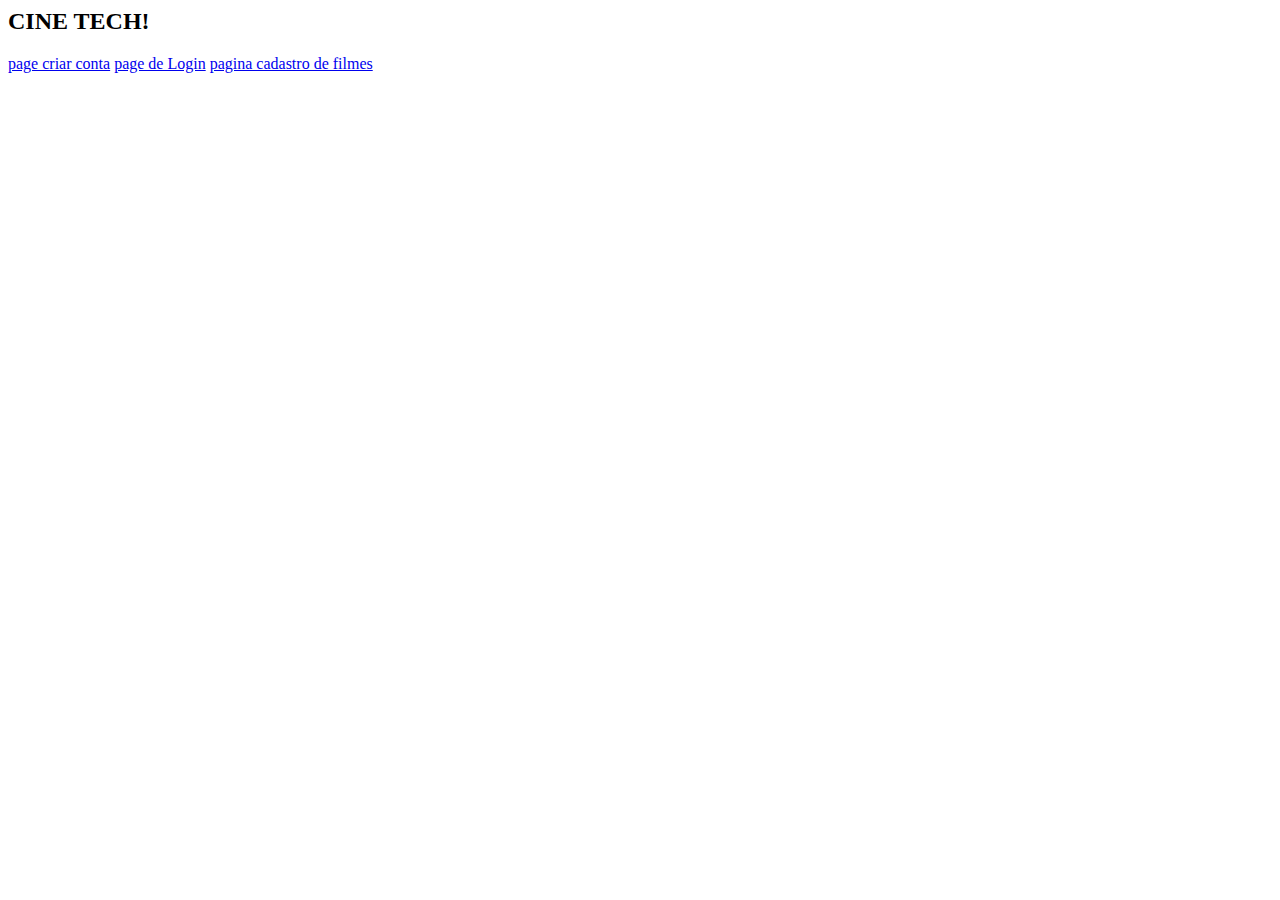
<file: cine-app/src/main/webapp/index.html>
<html>
<body>
<h2>CINE TECH! </h2>

<a href="paginaCriarConta/paginaCriarConta.html">page criar conta</a>
<a href="PaginaDeLogin/PaginaDeLogin.html">page de Login</a>
<a href="paginaCadastroFilmes/cadastroFilmes.html"> pagina cadastro de filmes</a>
</body>
</html>
</file>
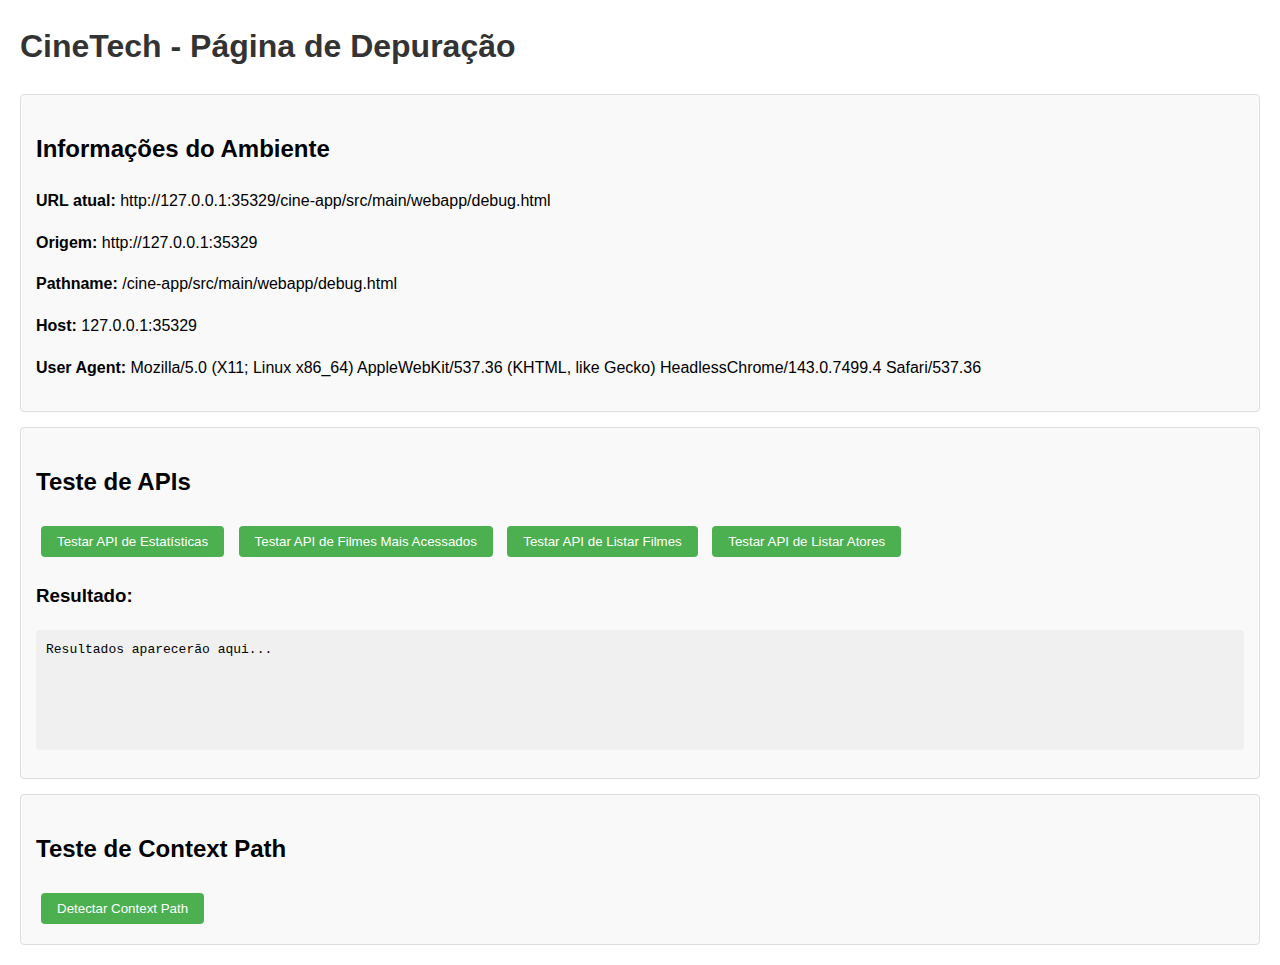
<file: cine-app/src/main/webapp/debug.html>
<!DOCTYPE html>
<html lang="pt-BR">
<head>
    <meta charset="UTF-8">
    <meta name="viewport" content="width=device-width, initial-scale=1.0">
    <title>CineTech - Debug</title>
    <style>
        body {
            font-family: Arial, sans-serif;
            margin: 20px;
            padding: 0;
            line-height: 1.6;
        }
        h1 {
            color: #333;
        }
        .card {
            border: 1px solid #ddd;
            border-radius: 4px;
            padding: 15px;
            margin-bottom: 15px;
            background-color: #f9f9f9;
        }
        .btn {
            padding: 8px 16px;
            background-color: #4CAF50;
            color: white;
            border: none;
            border-radius: 4px;
            cursor: pointer;
            margin: 5px;
        }
        .btn:hover {
            background-color: #45a049;
        }
        pre {
            background-color: #f0f0f0;
            padding: 10px;
            border-radius: 4px;
            overflow: auto;
        }
        .output {
            min-height: 100px;
            max-height: 400px;
            overflow: auto;
        }
    </style>
</head>
<body>
    <h1>CineTech - Página de Depuração</h1>
    
    <div class="card">
        <h2>Informações do Ambiente</h2>
        <div id="env-info"></div>
    </div>

    <div class="card">
        <h2>Teste de APIs</h2>
        <button class="btn" onclick="testarEstatisticas()">Testar API de Estatísticas</button>
        <button class="btn" onclick="testarFilmesMaisAcessados()">Testar API de Filmes Mais Acessados</button>
        <button class="btn" onclick="testarListarFilmes()">Testar API de Listar Filmes</button>
        <button class="btn" onclick="testarListarAtores()">Testar API de Listar Atores</button>
        
        <h3>Resultado:</h3>
        <pre id="api-output" class="output">Resultados aparecerão aqui...</pre>
    </div>
    
    <div class="card">
        <h2>Teste de Context Path</h2>
        <button class="btn" onclick="detectarContextPath()">Detectar Context Path</button>
        <div id="context-path-info"></div>
    </div>

    <script>
        // Exibir informações do ambiente
        document.getElementById('env-info').innerHTML = `
            <p><strong>URL atual:</strong> ${window.location.href}</p>
            <p><strong>Origem:</strong> ${window.location.origin}</p>
            <p><strong>Pathname:</strong> ${window.location.pathname}</p>
            <p><strong>Host:</strong> ${window.location.host}</p>
            <p><strong>User Agent:</strong> ${navigator.userAgent}</p>
        `;
        
        // Detectar context path
        function detectarContextPath() {
            const path = window.location.pathname;
            let contextPath = '';
            
            const possiblePaths = [];
            
            // Método 1: Analisar o pathname atual
            if (path.includes('/cine-app/')) {
                possiblePaths.push('/cine-app');
            }
            
            // Método 2: Primeira parte do pathname
            const parts = path.split('/');
            if (parts.length > 1 && parts[1].length > 0) {
                possiblePaths.push('/' + parts[1]);
            }
            
            // Método 3: Verificar se estamos em castore
            if (path.includes('/castore/')) {
                possiblePaths.push('/castore');
            }
            
            // Método 4: Raiz
            possiblePaths.push('');
            
            document.getElementById('context-path-info').innerHTML = `
                <p><strong>Caminhos possíveis detectados:</strong></p>
                <ul>${possiblePaths.map(p => `<li>${p || '(raiz)'}</li>`).join('')}</ul>
                <p>Testando caminhos...</p>
            `;
            
            // Testar cada caminho possível
            const results = document.createElement('div');
            
            possiblePaths.forEach((p, i) => {
                const url = `${window.location.origin}${p}/estatisticas`;
                
                fetch(url)
                    .then(response => {
                        const resultDiv = document.createElement('div');
                        resultDiv.innerHTML = `
                            <p>Caminho <strong>${p || '(raiz)'}</strong>: 
                               <strong>${response.ok ? '✅ Funciona!' : '❌ Falhou'}</strong> (Status: ${response.status})
                            </p>
                        `;
                        results.appendChild(resultDiv);
                    })
                    .catch(error => {
                        const resultDiv = document.createElement('div');
                        resultDiv.innerHTML = `
                            <p>Caminho <strong>${p || '(raiz)'}</strong>: 
                               <strong>❌ Erro</strong> (${error.message})
                            </p>
                        `;
                        results.appendChild(resultDiv);
                    });
            });
            
            setTimeout(() => {
                document.getElementById('context-path-info').appendChild(results);
            }, 1000);
        }
        
        // Testar API de estatísticas
        function testarEstatisticas() {
            const output = document.getElementById('api-output');
            output.textContent = "Testando API de estatísticas...";
            
            // Tentar várias URLs possíveis
            const urls = [
                "/estatisticas",
                "/cine-app/estatisticas",
                "/castore/estatisticas",
                "../estatisticas"
            ];
            
            testMultipleUrls(urls, output);
        }
        
        // Testar API de filmes mais acessados
        function testarFilmesMaisAcessados() {
            const output = document.getElementById('api-output');
            output.textContent = "Testando API de filmes mais acessados...";
            
            // Tentar várias URLs possíveis
            const urls = [
                "/filmesMaisAcessados?ordem=maior",
                "/cine-app/filmesMaisAcessados?ordem=maior",
                "/castore/filmesMaisAcessados?ordem=maior",
                "../filmesMaisAcessados?ordem=maior"
            ];
            
            testMultipleUrls(urls, output);
        }
        
        // Testar API de listar filmes
        function testarListarFilmes() {
            const output = document.getElementById('api-output');
            output.textContent = "Testando API de listar filmes...";
            
            // Tentar várias URLs possíveis
            const urls = [
                "/cadastrarFilme",
                "/cine-app/cadastrarFilme",
                "/castore/cadastrarFilme",
                "../cadastrarFilme"
            ];
            
            testMultipleUrls(urls, output);
        }
        
        // Testar API de listar atores
        function testarListarAtores() {
            const output = document.getElementById('api-output');
            output.textContent = "Testando API de listar atores...";
            
            // Tentar várias URLs possíveis
            const urls = [
                "/listarAtores",
                "/cine-app/listarAtores",
                "/castore/listarAtores",
                "../listarAtores"
            ];
            
            testMultipleUrls(urls, output);
        }
        
        // Função auxiliar para testar várias URLs
        function testMultipleUrls(urls, outputElement) {
            let results = "Resultados:\n\n";
            
            Promise.all(urls.map(url => {
                const fullUrl = window.location.origin + url;
                
                return fetch(fullUrl)
                    .then(response => {
                        return response.text().then(text => {
                            return {
                                url: fullUrl,
                                status: response.status,
                                ok: response.ok,
                                data: text.substring(0, 200) + (text.length > 200 ? "..." : "")
                            };
                        });
                    })
                    .catch(error => {
                        return {
                            url: fullUrl,
                            error: error.message
                        };
                    });
            })).then(results => {
                let output = "Resultados:\n\n";
                
                results.forEach(result => {
                    if (result.error) {
                        output += `URL: ${result.url}\nErro: ${result.error}\n\n`;
                    } else {
                        output += `URL: ${result.url}\nStatus: ${result.status}\nSucesso: ${result.ok ? "Sim" : "Não"}\n`;
                        output += `Dados: ${result.data}\n\n`;
                    }
                });
                
                outputElement.textContent = output;
            });
        }
    </script>
</body>
</html>
</file>
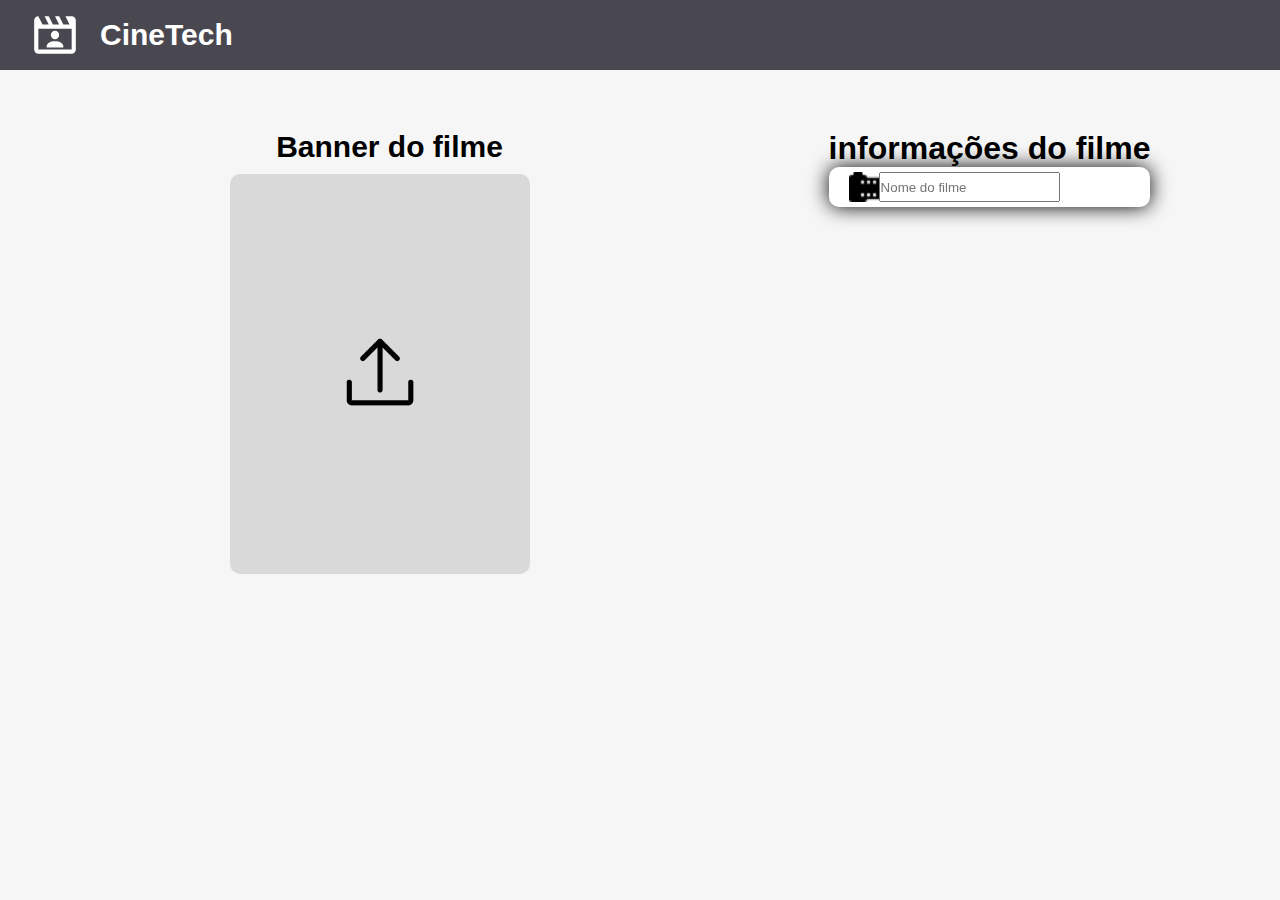
<file: cine-app/src/main/webapp/paginaCadastroFilmes/cadastroFilmes.html>
<!doctype html>
<html lang="pt-BR">
<head>
    <meta charset="UTF-8">
    <link rel="stylesheet" href="cadastroFilmes.css">
    <meta name="viewport" content="width=   device-width, initial-scale=1">
    <title>Cadastro filmes | Cinetech</title>
</head>
    <body>
        <header>
            <img src="../assets/images/pageCriarConta/iconCinetech.svg" alt="CineTech logo">
            <h1>CineTech</h1>
        </header>
        <main>
            <div class="containerBanner">
                <h1>Banner do filme</h1>
                <div id="inserirFilme">

                    <label for="bannerFilme">
                        <img alt="upload" id="uploadIcon" src="../assets/images/pageCadastrarFilmes/carregarImage.png">
                    </label>
                    <input type="file" id="bannerFilme" accept="image/*" placeholder="Nome do filme">
                </div>
            </div>
            <div class="form">
                <h1>
                    informações do filme
                </h1>

                <div class="input-form">
                    <img src="../assets/images/pageCadastrarFilmes/iconNameFilme.png">
                    <input type="text" id="nomeFilme" placeholder="Nome do filme">
                </div>
            </div>
        </main>


    <script src="cadastroFilmes.js"></script>
    </body>
</html>
</file>
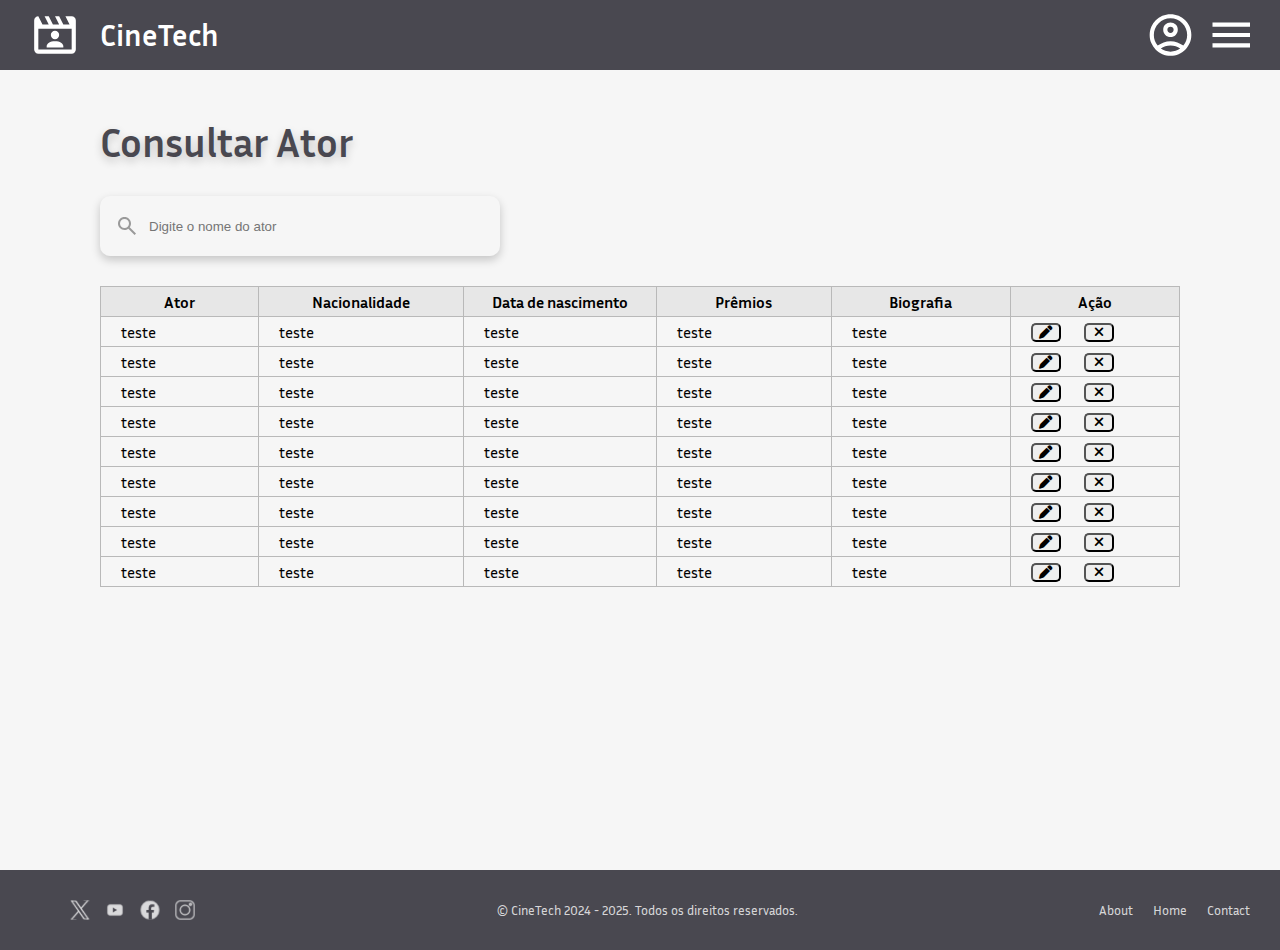
<file: cine-app/src/main/webapp/PaginaConsultarAtor/atores.html>
<!DOCTYPE html>
<html lang="pt">
<head>
    <meta charset="UTF-8">
    <meta name="viewport" content="width=device-width, initial-scale=1.0">
    <title>Consultar Atores</title>
    <link rel="stylesheet" href="atores.css">
    <link rel="preconnect" href="https://fonts.googleapis.com">
    <link rel="preconnect" href="https://fonts.gstatic.com" crossorigin>
    <link href="https://fonts.googleapis.com/css2?family=Inria+Sans:ital,wght@0,300;0,400;0,700;1,300;1,400;1,700&display=swap" rel="stylesheet">
    <link rel="stylesheet" href="https://cdnjs.cloudflare.com/ajax/libs/font-awesome/6.5.0/css/all.min.css">


</head>
<body>
    <header>
    <img src="../assets/images/imgatores/iconCinetech.svg" alt="CineTech logo">
    <h1>CineTech</h1>
    <div class="icons">
    <img src="../assets/images/imgatores/account_circle.svg" alt="icon">
    <img src="../assets/images/imgatores/menu.svg" alt="menu">
    </div>
    </header>
     <section>
        <h1><br>Consultar Ator</h1>

        <div class="section-englobamento">

        
            <div>
                <div class="barra-pesquisaID">
                    <img src="../assets/images/imgatores/search (1).svg" alt="">
                    <input type="text" placeholder="Digite o nome do ator">
                </div>

                


            <!-- TABELA -->
            <div class="table">
                <table>
                    <!-- CABEÇA-->
                    <thead>
                        <tr>
                            <th>Ator</th>
                            <th>Nacionalidade</th>
                            <th>Data de nascimento</th>
                            <th>Prêmios</th>
                            <th>Biografia</th>
                            <th>Ação</th>
                        </tr>
                    </thead>

                    <tbody>
                        <tr>
                            <td>teste</td>
                            <td>teste</td>
                            <td>teste</td>
                             <td>teste</td>
                              <td>teste</td>
                   
                           <td>
    <button class="acao" onclick="editarLinha(this)">
        <i class="fas fa-pen"></i>
    </button>
    <button class="acao" onclick="deletarLinha(this)">
        <i class="fas fa-times"></i>
    </button>
</td>
                        </tr>

                        <tr>
                            <td>teste</td>
                            <td>teste</td>
                            <td>teste</td>
                             <td>teste</td>
                              <td>teste</td>
                              
      
                           


                            <td>
    <button class="acao" onclick="editarLinha(this)">
        <i class="fas fa-pen"></i>
    </button>
    <button class="acao" onclick="deletarLinha(this)">
        <i class="fas fa-times"></i>
    </button>
</td>
                        </tr>
                        <tr>
                            <td>teste</td>
                            <td>teste</td>
                            <td>teste</td>
                             <td>teste</td>
                              <td>teste</td>

                             <td>
    <button class="acao" onclick="editarLinha(this)">
        <i class="fas fa-pen"></i>
    </button>
    <button class="acao" onclick="deletarLinha(this)">
        <i class="fas fa-times"></i>
    </button>
</td>
                        </tr>
                        <tr>
                            <td>teste</td>
                            <td>teste</td>
                            <td>teste</td>
                           <td>teste</td>
                            <td>teste</td>

                            <td>
    <button class="acao" onclick="editarLinha(this)">
        <i class="fas fa-pen"></i>
    </button>
    <button class="acao" onclick="deletarLinha(this)">
        <i class="fas fa-times"></i>
    </button>
</td>
                        </tr>
                        <tr>
                            <td>teste</td>
                            <td>teste</td>
                            <td>teste</td>
                          <td>teste</td>
                           <td>teste</td>

                             <td>
    <button class="acao" onclick="editarLinha(this)">
        <i class="fas fa-pen"></i>
    </button>
    <button class="acao" onclick="deletarLinha(this)">
        <i class="fas fa-times"></i>
    </button>
</td>
                        </tr>
                        <tr>
                            <td>teste</td>
                            <td>teste</td>
                            <td>teste</td>
                            <td>teste</td>
                             <td>teste</td>

                            <td>
    <button class="acao" onclick="editarLinha(this)">
        <i class="fas fa-pen"></i>
    </button>
    <button class="acao" onclick="deletarLinha(this)">
        <i class="fas fa-times"></i>
    </button>
</td>
                        </tr>
                        <tr>
                            <td>teste</td>
                            <td>teste</td>
                            <td>teste</td>
                            <td>teste</td>
                             <td>teste</td>

                            <td>
    <button class="acao" onclick="editarLinha(this)">
        <i class="fas fa-pen"></i>
    </button>
    <button class="acao" onclick="deletarLinha(this)">
        <i class="fas fa-times"></i>
    </button>
</td>
                        </tr>
                        <tr>
                            <td>teste</td>
                            <td>teste</td>
                            <td>teste</td>
                             <td>teste</td>
                              <td>teste</td>

                            <td>
    <button class="acao" onclick="editarLinha(this)">
        <i class="fas fa-pen"></i>
    </button>
    <button class="acao" onclick="deletarLinha(this)">
        <i class="fas fa-times"></i>
    </button>
</td>
                        </tr>
                        <tr>
                            <td>teste</td>
                            <td>teste</td>
                            <td>teste</td>
                           <td>teste</td>
                            <td>teste</td>

                            <td>
    <button class="acao" onclick="editarLinha(this)">
        <i class="fas fa-pen"></i>
    </button>
    <button class="acao" onclick="deletarLinha(this)">
        <i class="fas fa-times"></i>
    </button>
</td>
                        </tr>
                       
                        
                       
                        
                    </tbody>
                </table>
            </div>
        </div>




    </section>

<script src="atores.js"></script>
   <footer>
    <div class="rede-sociais">
        <img src="../assets/images/imgatores/twitter.svg">
        <img src="../assets/images/imgatores/youtube.svg">
        <img src="../assets/images/imgatores/facebook.svg">
        <img src="../assets/images/imgatores/instagram 1.svg">
    </div>

    <p>© CineTech 2024 - 2025. Todos os direitos reservados. </p>

    <div class="menu">
        <a>About</a>
        <a>Home</a>
        <a>Contact</a>
    </div>
</footer>
</body>


</html>
</file>
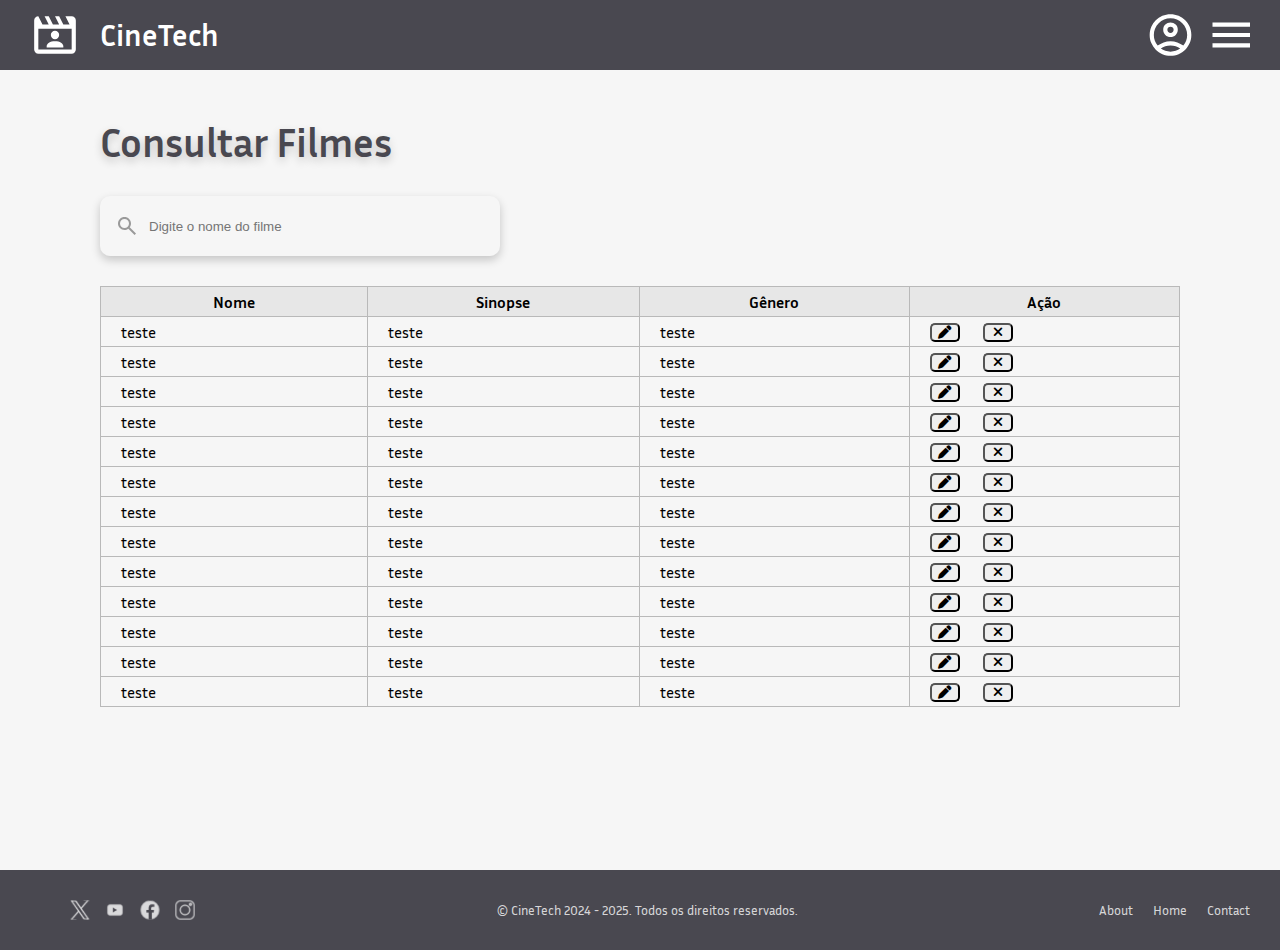
<file: cine-app/src/main/webapp/PaginaConsultarFilme/cadastro.html>
<!DOCTYPE html>
<html lang="pt">
<head>
    <meta charset="UTF-8">
    <meta name="viewport" content="width=device-width, initial-scale=1.0">
    <title>Consultar Filme</title>
    <link rel="stylesheet" href="cadastro.css">
    <link rel="preconnect" href="https://fonts.googleapis.com">
    <link rel="preconnect" href="https://fonts.gstatic.com" crossorigin>
    <link href="https://fonts.googleapis.com/css2?family=Inria+Sans:ital,wght@0,300;0,400;0,700;1,300;1,400;1,700&display=swap" rel="stylesheet">
    <link rel="stylesheet" href="https://cdnjs.cloudflare.com/ajax/libs/font-awesome/6.5.0/css/all.min.css">


</head>
<body>
    <header>
    <img src="../assets/images/imgcadastro/iconCinetech.svg" alt="CineTech logo">
    <h1>CineTech</h1>
    <div class="icons">
    <img src="../assets/images/imgcadastro/account_circle.svg" alt="icon">
    <img src="../assets/images/imgcadastro/menu.svg" alt="menu">
    </div>
    </header>
     <section>
        <h1><br>Consultar Filmes</h1>

        <div class="section-englobamento">

        
            <div>
                <div class="barra-pesquisaID">
                    <img src="../assets/images/imgcadastro/search (1).svg" alt="">
                    <input type="text" placeholder="Digite o nome do filme">
                </div>

              
      


            <!-- TABELA -->
            <div class="table">
                <table>
                    <!-- CABEÇA-->
                    <thead>
                        <tr>
                            <th>Nome</th>
                            <th>Sinopse</th>
                            <th>Gênero</th>
                            <th >Ação</th>
                        </tr>
                    </thead>

                    <tbody>
                        <tr>
                            <td>teste</td>
                            <td>teste</td>
                            <td>teste</td>
                  




                           <td>
    <button class="acao" onclick="editarLinha(this)">
        <i class="fas fa-pen"></i>
    </button>
    <button class="acao" onclick="deletarLinha(this)">
        <i class="fas fa-times"></i>
    </button>
</td>
                        </tr>
                        <tr>
                            <td>teste</td>
                            <td>teste</td>
                            <td>teste</td>
                            
                           


                            <td>
    <button class="acao" onclick="editarLinha(this)">
        <i class="fas fa-pen"></i>
    </button>
    <button class="acao" onclick="deletarLinha(this)">
        <i class="fas fa-times"></i>
    </button>
</td>
                        </tr>
                        <tr>
                            <td>teste</td>
                            <td>teste</td>
                            <td>teste</td>
                           

                             <td>
    <button class="acao" onclick="editarLinha(this)">
        <i class="fas fa-pen"></i>
    </button>
    <button class="acao" onclick="deletarLinha(this)">
        <i class="fas fa-times"></i>
    </button>
</td>
                        </tr>
                        <tr>
                            <td>teste</td>
                            <td>teste</td>
                            <td>teste</td>
                          

                            <td>
    <button class="acao" onclick="editarLinha(this)">
        <i class="fas fa-pen"></i>
    </button>
    <button class="acao" onclick="deletarLinha(this)">
        <i class="fas fa-times"></i>
    </button>
</td>
                        </tr>
                        <tr>
                            <td>teste</td>
                            <td>teste</td>
                            <td>teste</td>
                        

                             <td>
    <button class="acao" onclick="editarLinha(this)">
        <i class="fas fa-pen"></i>
    </button>
    <button class="acao" onclick="deletarLinha(this)">
        <i class="fas fa-times"></i>
    </button>
</td>
                        </tr>
                        <tr>
                            <td>teste</td>
                            <td>teste</td>
                            <td>teste</td>
                            

                            <td>
    <button class="acao" onclick="editarLinha(this)">
        <i class="fas fa-pen"></i>
    </button>
    <button class="acao" onclick="deletarLinha(this)">
        <i class="fas fa-times"></i>
    </button>
</td>
                        </tr>
                        <tr>
                            <td>teste</td>
                            <td>teste</td>
                            <td>teste</td>
                           

                            <td>
    <button class="acao" onclick="editarLinha(this)">
        <i class="fas fa-pen"></i>
    </button>
    <button class="acao" onclick="deletarLinha(this)">
        <i class="fas fa-times"></i>
    </button>
</td>
                        </tr>
                        <tr>
                            <td>teste</td>
                            <td>teste</td>
                            <td>teste</td>
                            

                            <td>
    <button class="acao" onclick="editarLinha(this)">
        <i class="fas fa-pen"></i>
    </button>
    <button class="acao" onclick="deletarLinha(this)">
        <i class="fas fa-times"></i>
    </button>
</td>
                        </tr>
                        <tr>
                            <td>teste</td>
                            <td>teste</td>
                            <td>teste</td>
                           

                            <td>
    <button class="acao" onclick="editarLinha(this)">
        <i class="fas fa-pen"></i>
    </button>
    <button class="acao" onclick="deletarLinha(this)">
        <i class="fas fa-times"></i>
    </button>
</td>
                        </tr>
                        <tr>
                            <td>teste</td>
                            <td>teste</td>
                            <td>teste</td>
                        
                        
                            <td>
    <button class="acao" onclick="editarLinha(this)">
        <i class="fas fa-pen"></i>
    </button>
    <button class="acao" onclick="deletarLinha(this)">
        <i class="fas fa-times"></i>
    </button>
</td>
                        </tr>
                        <tr>
                            <td>teste</td>
                            <td>teste</td>
                            <td>teste</td>
                        

                            <td>
    <button class="acao" onclick="editarLinha(this)">
        <i class="fas fa-pen"></i>
    </button>
    <button class="acao" onclick="deletarLinha(this)">
        <i class="fas fa-times"></i>
    </button>
</td>
                        </tr>
                        <tr>
                            <td>teste</td>
                            <td>teste</td>
                            <td>teste</td>
                          

                             <td>
    <button class="acao" onclick="editarLinha(this)">
        <i class="fas fa-pen"></i>
    </button>
    <button class="acao" onclick="deletarLinha(this)">
        <i class="fas fa-times"></i>
    </button>
</td>
                        </tr>
                        <tr>
                            <td>teste</td>
                            <td>teste</td>
                            <td>teste</td>
                           
                            
                             <td>
    <button class="acao" onclick="editarLinha(this)">
        <i class="fas fa-pen"></i>
    </button>
    <button class="acao" onclick="deletarLinha(this)">
        <i class="fas fa-times"></i>
    </button>
</td>
                        </tr>
                        
                    </tbody>
                </table>
            </div>
        </div>




    </section>

<script src="cadastro.js"></script>
   <footer>
    <div class="rede-sociais">
        <img src="../assets/images/imgcadastro/twitter.svg">
        <img src="../assets/images/imgcadastro/youtube.svg">
        <img src="../assets/images/imgcadastro/facebook.svg">
        <img src="../assets/images/imgcadastro/instagram 1.svg">
    </div>

    <p>© CineTech 2024 - 2025. Todos os direitos reservados. </p>

    <div class="menu">
        <a>About</a>
        <a>Home</a>
        <a>Contact</a>
    </div>
</footer>
</body>


</html>
</file>
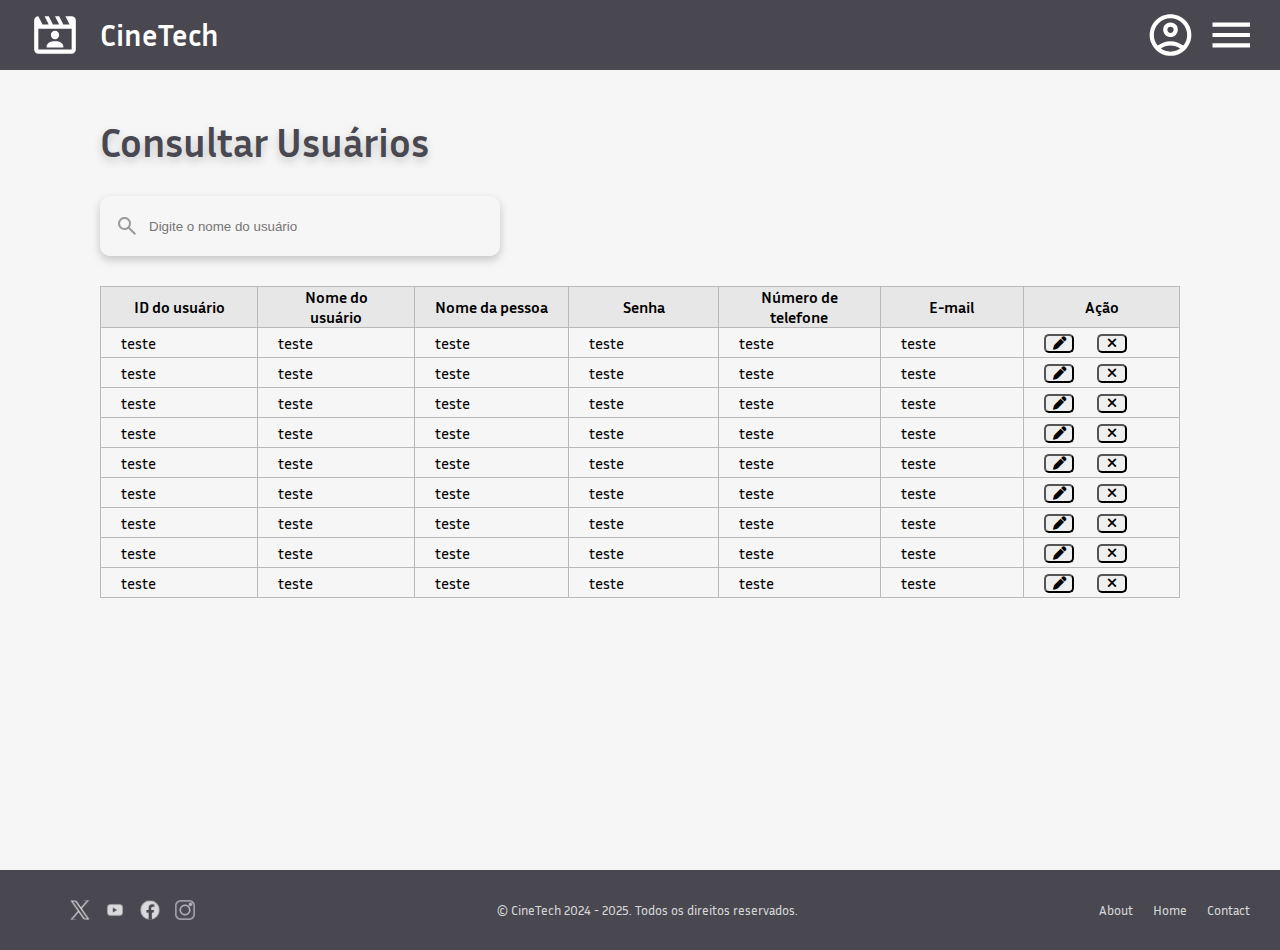
<file: cine-app/src/main/webapp/PaginaConsultarUsuario/gerenciarusuario.html>
<!DOCTYPE html>
<html lang="pt">
<head>
    <meta charset="UTF-8">
    <meta name="viewport" content="width=device-width, initial-scale=1.0">
    <title>Consultar Usuários</title>
    <link rel="stylesheet" href="gerenciarusuario.css">
    <link rel="preconnect" href="https://fonts.googleapis.com">
    <link rel="preconnect" href="https://fonts.gstatic.com" crossorigin>
    <link href="https://fonts.googleapis.com/css2?family=Inria+Sans:ital,wght@0,300;0,400;0,700;1,300;1,400;1,700&display=swap" rel="stylesheet">
    <link rel="stylesheet" href="https://cdnjs.cloudflare.com/ajax/libs/font-awesome/6.5.0/css/all.min.css">


</head>
<body>
    <header>
    <img src="../assets/images/imggerenciarusuario/iconCinetech.svg" alt="CineTech logo">
    <h1>CineTech</h1>
    <div class="icons">
    <img src="../assets/images/imggerenciarusuario/account_circle.svg" alt="icon">
    <img src="../assets/images/imggerenciarusuario/menu.svg" alt="menu">
    </div>
    </header>
     <section>
        <h1><br>Consultar Usuários</h1>

        <div class="section-englobamento">

        
            <div>
                <div class="barra-pesquisaID">
                    <img src="../assets/images/imggerenciarusuario/search (1).svg" alt="">
                    <input type="text" placeholder="Digite o nome do usuário">
                </div>

                


            <!-- TABELA -->
            <div class="table">
                <table>
                    <!-- CABEÇA-->
                    <thead>
                        <tr>
                            <th>ID do usuário</th>
                            <th>Nome do usuário</th>
                            <th>Nome da pessoa</th>
                            <th>Senha</th>
                            <th>Número de telefone</th>
                            <th>E-mail</th>
                            <th>Ação</th>
                        </tr>
                    </thead>

                    <tbody>
                        <tr>
                            <td>teste</td>
                            <td>teste</td>
                            <td>teste</td>
                             <td>teste</td>
                              <td>teste</td>
                              <td>teste</td>
                   
                           <td>
    <button class="acao" onclick="editarLinha(this)">
        <i class="fas fa-pen"></i>
    </button>
    <button class="acao" onclick="deletarLinha(this)">
        <i class="fas fa-times"></i>
    </button>
</td>
                        </tr>

                        <tr>
                            <td>teste</td>
                            <td>teste</td>
                            <td>teste</td>
                             <td>teste</td>
                              <td>teste</td>
                              <td>teste</td>
                              
      
                           


                            <td>
    <button class="acao" onclick="editarLinha(this)">
        <i class="fas fa-pen"></i>
    </button>
    <button class="acao" onclick="deletarLinha(this)">
        <i class="fas fa-times"></i>
    </button>
</td>
                        </tr>
                        <tr>
                            <td>teste</td>
                            <td>teste</td>
                            <td>teste</td>
                             <td>teste</td>
                              <td>teste</td>
                              <td>teste</td>

                             <td>
    <button class="acao" onclick="editarLinha(this)">
        <i class="fas fa-pen"></i>
    </button>
    <button class="acao" onclick="deletarLinha(this)">
        <i class="fas fa-times"></i>
    </button>
</td>
                        </tr>
                        <tr>
                            <td>teste</td>
                            <td>teste</td>
                            <td>teste</td>
                           <td>teste</td>
                            <td>teste</td>
                            <td>teste</td>

                            <td>
    <button class="acao" onclick="editarLinha(this)">
        <i class="fas fa-pen"></i>
    </button>
    <button class="acao" onclick="deletarLinha(this)">
        <i class="fas fa-times"></i>
    </button>
</td>
                        </tr>
                        <tr>
                            <td>teste</td>
                            <td>teste</td>
                            <td>teste</td>
                          <td>teste</td>
                          <td>teste</td>
                           <td>teste</td>

                             <td>
    <button class="acao" onclick="editarLinha(this)">
        <i class="fas fa-pen"></i>
    </button>
    <button class="acao" onclick="deletarLinha(this)">
        <i class="fas fa-times"></i>
    </button>
</td>
                        </tr>
                        <tr>
                            <td>teste</td>
                            <td>teste</td>
                            <td>teste</td>
                            <td>teste</td>
                             <td>teste</td>
                             <td>teste</td>

                            <td>
    <button class="acao" onclick="editarLinha(this)">
        <i class="fas fa-pen"></i>
    </button>
    <button class="acao" onclick="deletarLinha(this)">
        <i class="fas fa-times"></i>
    </button>
</td>
                        </tr>
                        <tr>
                            <td>teste</td>
                            <td>teste</td>
                            <td>teste</td>
                            <td>teste</td>
                             <td>teste</td>
                             <td>teste</td>

                            <td>
    <button class="acao" onclick="editarLinha(this)">
        <i class="fas fa-pen"></i>
    </button>
    <button class="acao" onclick="deletarLinha(this)">
        <i class="fas fa-times"></i>
    </button>
</td>
                        </tr>
                        <tr>
                            <td>teste</td>
                            <td>teste</td>
                            <td>teste</td>
                             <td>teste</td>
                             <td>teste</td>
                              <td>teste</td>

                            <td>
    <button class="acao" onclick="editarLinha(this)">
        <i class="fas fa-pen"></i>
    </button>
    <button class="acao" onclick="deletarLinha(this)">
        <i class="fas fa-times"></i>
    </button>
</td>
                        </tr>
                        <tr>
                            <td>teste</td>
                            <td>teste</td>
                            <td>teste</td>
                           <td>teste</td>
                           <td>teste</td>
                            <td>teste</td>
                            

                            
                            <td>
    <button class="acao" onclick="editarLinha(this)">
        <i class="fas fa-pen"></i>
    </button>
    <button class="acao" onclick="deletarLinha(this)">
        <i class="fas fa-times"></i>
    </button>
</td>
                        </tr>
                       
                        
                       
                        
                    </tbody>
                </table>
            </div>
        </div>




    </section>

<script src="gerenciarusuario.js"></script>
   <footer>
    <div class="rede-sociais">
        <img src="../assets/images/imggerenciarusuario/twitter.svg">
        <img src="../assets/images/imggerenciarusuario/youtube.svg">
        <img src="../assets/images/imggerenciarusuario/facebook.svg">
        <img src="../assets/images/imggerenciarusuario/instagram 1.svg">
    </div>

    <p>© CineTech 2024 - 2025. Todos os direitos reservados. </p>

    <div class="menu">
        <a>About</a>
        <a>Home</a>
        <a>Contact</a>
    </div>
</footer>
</body>


</html>
</file>
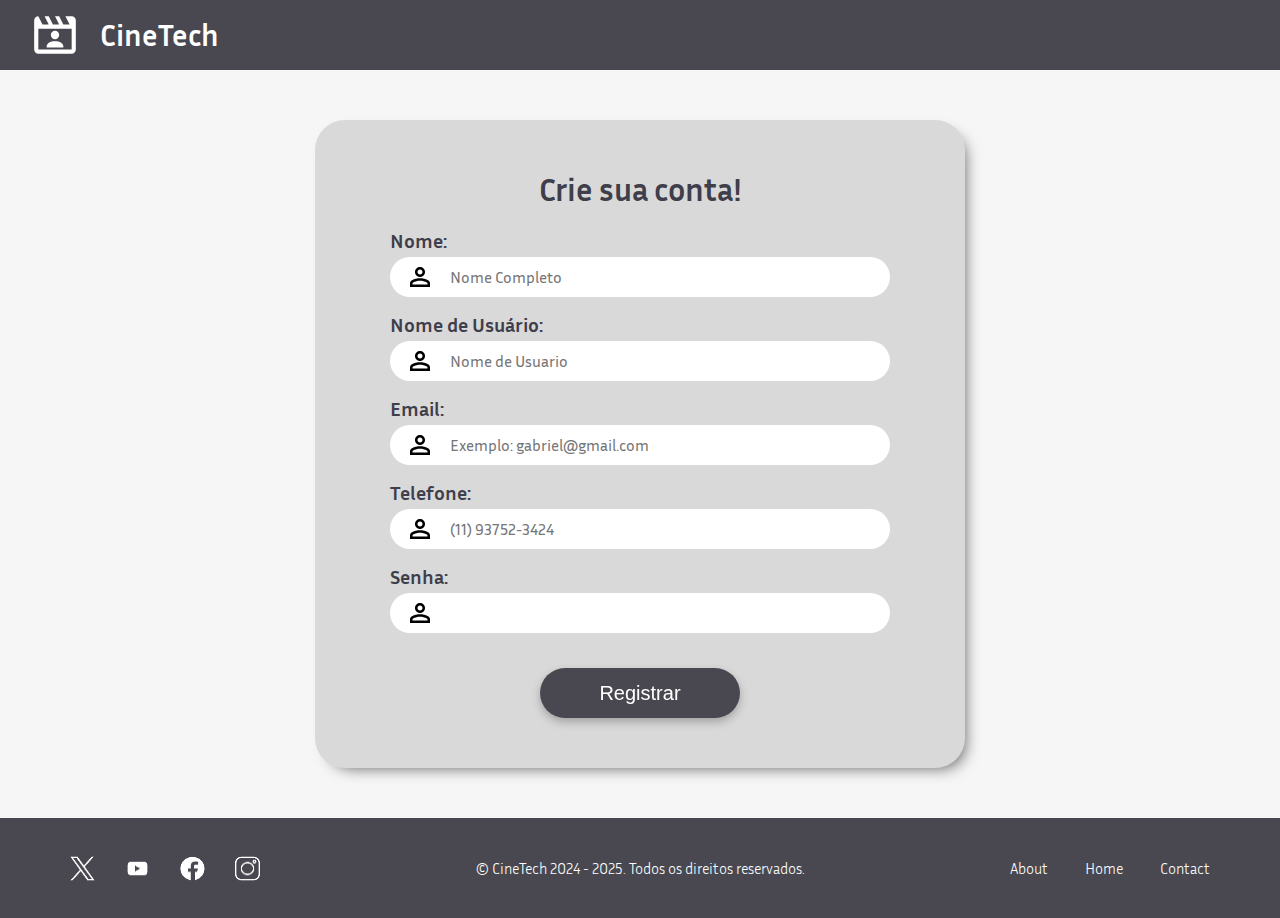
<file: cine-app/src/main/webapp/paginaCriarConta/paginaCriarConta.html>
<!DOCTYPE html>
<html lang="en">
    <head>
        <meta charset="UTF-8">
        <title>Crie sua conta!</title>
        <link rel="stylesheet" href="paginaCriarConta.css">
        <link rel="preconnect" href="https://fonts.googleapis.com">
        <link rel="preconnect" href="https://fonts.gstatic.com" crossorigin>
        <link href="https://fonts.googleapis.com/css2?family=Inria+Sans:ital,wght@0,300;0,400;0,700;1,300;1,400;1,700&display=swap" rel="stylesheet">
    </head>
    <body>
        <header>
            <img src="../assets/images/pageCriarConta/iconCinetech.svg" alt="CineTech logo">
            <h1>CineTech</h1>
        </header>

        <main>
            <div class="container">
                <h2>Crie sua conta!</h2>
                <form action="/create-user" method="post">

                    <div class="inputsCriarConta">
                        <label for="name">Nome:</label>
                        <div>
                            <img src="../assets/images/pageCriarConta/person.svg">
                            <input type="text" name="name" id="name" placeholder="Nome Completo" required>
                        </div>
                    </div>

                    <div class="inputsCriarConta">
                        <label for="name">Nome de Usuário:</label>
                        <div>
                            <img src="../assets/images/pageCriarConta/person.svg">
                            <input type="text" name="user" id="user" placeholder="Nome de Usuario" required>
                        </div>
                    </div>

                    <div class="inputsCriarConta">
                        <label for="name">Email:</label>
                        <div>
                            <img src="../assets/images/pageCriarConta/person.svg">
                            <input type="email" name="email" id="email" placeholder="Exemplo: gabriel@gmail.com" required>
                        </div>
                    </div>

                    <div class="inputsCriarConta">
                        <label for="name">Telefone:</label>
                        <div>
                            <img src="../assets/images/pageCriarConta/person.svg">
                            <input type="text" name="telefone" id="telefone" placeholder="(11) 93752-3424" required>
                        </div>
                    </div>

                    <div class="inputsCriarConta">
                        <label for="name">Senha:</label>
                        <div>
                            <img src="../assets/images/pageCriarConta/person.svg">
                            <input type="password" name="senha" id="senha" required>
                        </div>
                    </div>

                    <button type="submit">Registrar</button>
                </form>
            </div>
        </main>

        <footer>
            <div class="rede-sociais">
                <img src="../assets/images/pageCriarConta/twitter.png">
                <img src="../assets/images/pageCriarConta/youtube.png">
                <img src="../assets/images/pageCriarConta/facebook.png">
                <img src="../assets/images/pageCriarConta/instagram.png">
            </div>

            <p>© CineTech 2024 - 2025. Todos os direitos reservados. </p>

            <div class="menu">
                <a>About</a>
                <a>Home</a>
                <a>Contact</a>
            </div>
        </footer>
    <script src="paginaCriarConta.js"></script>
    </body>
</html>
</file>
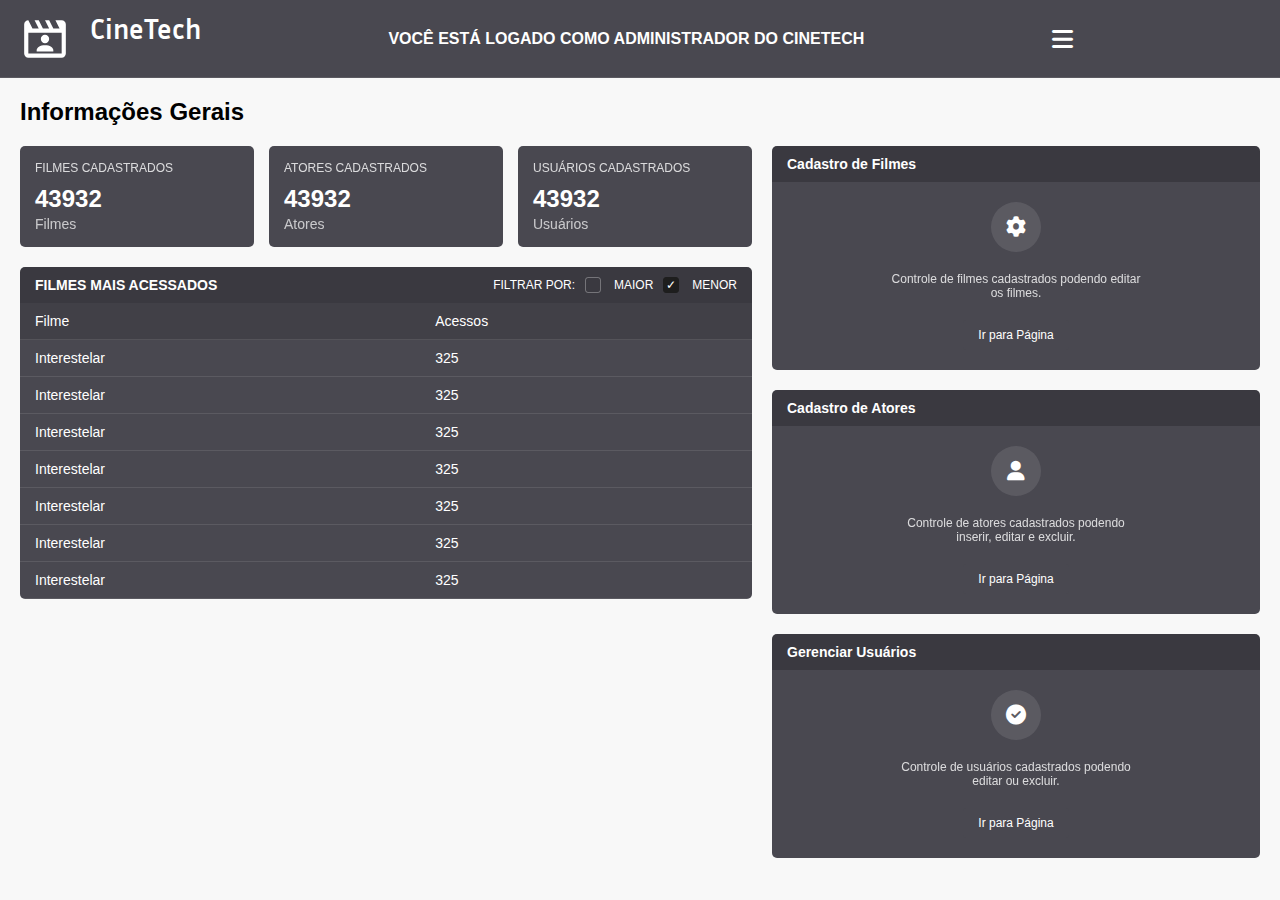
<file: cine-app/src/main/webapp/paginaDashboardAdmin/pageDashboardAdmin.html>
<!doctype html>
<html lang="pt-BR">
<head>
    <meta charset="UTF-8">
    <meta name="viewport" content="width=device-width, initial-scale=1">
    <title>CineTech - Painel de Administração</title>
    <link rel="stylesheet" href="pageDashboardAdmin.css">
    <link rel="stylesheet" href="../index.css">
    <link rel="stylesheet" href="../menuLateral/menuLateral.css">
    <link href="https://cdnjs.cloudflare.com/ajax/libs/font-awesome/6.0.0-beta3/css/all.min.css" rel="stylesheet">
    <link href="https://fonts.googleapis.com/css2?family=Montserrat:wght@400;500;600;700&display=swap" rel="stylesheet">
</head>
<body>
<header>
    <div class="logo">
        <img src="../assets/images/pageCriarConta/iconCinetech.svg">
        <a href="http://localhost:8080/" style="text-decoration:none"> <h1>CineTech</h1> </a>
    </div>

    <div class="admin-status">
        <h2>VOCÊ ESTÁ LOGADO COMO ADMINISTRADOR DO CINETECH</h2>
    </div>

    <div id="ocultar" class="user-controls">
        <i onclick="abrirMenuLateral()" class="fas fa-bars"></i>
    </div>

    <div id="menuLateral"></div>
</header>

<style>
    .admin-status {
        text-align: center;
        font-family: 'Montserrat', sans-serif;
    }
    
    .admin-status h2 {
        color: white;
        font-size: 16px;
        font-weight: 600;
        text-transform: uppercase;
        margin: 0;
    }
    
    header {
        background-color: #494850;
        display: flex;
        justify-content: space-between;
        align-items: center;
        padding: 12px 20px;
        color: white;
    }
    
    .logo {
        display: flex;
        align-items: center;
    }
    
    .logo h1 {
        color: #FFF;
        font-family: "Inria Sans";
        font-size: 28px;
        font-style: normal;
        font-weight: 700;
        line-height: normal;
        margin-left: 10px;
    }
    
    .user-controls {
        display: flex;
        gap: 20px;
    }
    
    .user-controls i {
        font-size: 24px;
        cursor: pointer;
    }
</style>

<div class="main-content">
    <h1>Informações Gerais</h1>

    <div class="dashboard">
        <div class="dashboard-left">
            <div class="stats-container">
                <div class="stat-box">
                    <div class="stat-title">FILMES CADASTRADOS</div>
                    <div class="stat-number">43932</div>
                    <div class="stat-label">Filmes</div>
                </div>
                <div class="stat-box">
                    <div class="stat-title">ATORES CADASTRADOS</div>
                    <div class="stat-number">43932</div>
                    <div class="stat-label">Atores</div>
                </div>
                <div class="stat-box">
                    <div class="stat-title">USUÁRIOS CADASTRADOS</div>
                    <div class="stat-number">43932</div>
                    <div class="stat-label">Usuários</div>
                </div>
            </div>

            <div class="most-accessed">
                <div class="section-header">
                    <div class="section-title">FILMES MAIS ACESSADOS</div>
                    <div class="filter-container">
                        <div>FILTRAR POR:</div>
                        <div class="checkbox-wrapper">
                            <div class="custom-checkbox"></div>
                            <label>MAIOR</label>
                        </div>
                        <div class="checkbox-wrapper">
                            <div class="custom-checkbox checked"></div>
                            <label>MENOR</label>
                        </div>
                    </div>
                </div>
                <table>
                    <thead>
                    <tr>
                        <th>Filme</th>
                        <th>Acessos</th>
                    </tr>
                    </thead>
                    <tbody>
                    <tr>
                        <td>Interestelar</td>
                        <td>325</td>
                    </tr>
                    <tr>
                        <td>Interestelar</td>
                        <td>325</td>
                    </tr>
                    <tr>
                        <td>Interestelar</td>
                        <td>325</td>
                    </tr>
                    <tr>
                        <td>Interestelar</td>
                        <td>325</td>
                    </tr>
                    <tr>
                        <td>Interestelar</td>
                        <td>325</td>
                    </tr>
                    <tr>
                        <td>Interestelar</td>
                        <td>325</td>
                    </tr>
                    <tr>
                        <td>Interestelar</td>
                        <td>325</td>
                    </tr>
                    </tbody>
                </table>
            </div>
        </div>

        <div class="dashboard-right">
            <div class="card">
                <div class="section-header">
                    <div class="section-title">Cadastro de Filmes</div>
                </div>
                <div class="card-body">
                    <div class="icon-circle">
                        <i class="fas fa-cog"></i>
                    </div>
                    <p>Controle de filmes cadastrados podendo editar os filmes.</p>
                    <button class="btn" onclick="window.location.href='/paginaCadastroFilmes/cadastroFilmes.html'">Ir para Página</button>
                </div>
            </div>

            <div class="card">
                <div class="section-header">
                    <div class="section-title">Cadastro de Atores</div>
                </div>
                <div class="card-body">
                    <div class="icon-circle">
                        <i class="fas fa-user"></i>
                    </div>
                    <p>Controle de atores cadastrados podendo inserir, editar e excluir.</p>
                    <button class="btn" onclick="window.location.href='/paginaCadastroAtores/paginaCadastroAtores.html'">Ir para Página</button>
                </div>
            </div>

            <div class="card">
                <div class="section-header">
                    <div class="section-title">Gerenciar Usuários</div>
                </div>
                <div class="card-body">
                    <div class="icon-circle">
                        <i class="fas fa-check-circle"></i>
                    </div>
                    <p>Controle de usuários cadastrados podendo editar ou excluir.</p>
                    <button class="btn">Ir para Página</button>
                </div>
            </div>
        </div>
    </div>
</div>

<script>
    // Funções do menu lateral
    function inicializarMenuLateral() {
        preCarregarMenu();
    }

    function preCarregarMenu() {
        fetch('../menuLateral/menuLateral.html')
            .then(response => {
                if (!response.ok) {
                    throw new Error('Não foi possível carregar o menu lateral');
                }
                return response.text();
            })
            .catch(error => {
                console.error('Erro ao carregar menu lateral:', error);
            });
    }

    function abrirMenuLateral() {
        const menu = document.getElementById('menuLateral');
        
        if (menu.classList.contains('active')) {
            return fecharMenuLateral();
        } else {
            menu.classList.add('active');
            fetch('../menuLateral/menuLateral.html')
                .then(response => {
                    if (!response.ok) {
                        throw new Error('Não foi possível carregar o menu lateral');
                    }
                    return response.text();
                })
                .then(data => {
                    menu.innerHTML = data;
                    const overlay = document.createElement('div');
                    overlay.className = 'menu-overlay';
                    overlay.style.position = 'fixed';
                    overlay.style.top = '0';
                    overlay.style.left = '0';
                    overlay.style.width = '100%';
                    overlay.style.height = '100%';
                    overlay.style.background = 'rgba(0, 0, 0, 0.5)';
                    overlay.style.zIndex = '999';
                    overlay.addEventListener('click', fecharMenuLateral);
                    menu.insertBefore(overlay, menu.firstChild);
                    const botaoFechar = document.getElementById('btnFecharMenu');
                    if (botaoFechar) {
                        botaoFechar.addEventListener('click', fecharMenuLateral);
                    }
                    configurarLinksMenu();
                })
                .catch(error => {
                    console.error('Erro ao carregar menu lateral:', error);
                    menu.classList.remove('active');
                });
        }
    }

    function fecharMenuLateral() {
        const menu = document.getElementById('menuLateral');
        menu.classList.remove('active');
        menu.innerHTML = '';
    }

    function configurarLinksMenu() {
        const links = document.querySelectorAll('.menu-lateral a');
        links.forEach(link => {
            if (link.id !== 'logout') {
                link.addEventListener('click', () => {
                    // Nada aqui, apenas para garantir que os links funcionem normalmente
                });
            }
        });
    }

    // Inicializar o menu lateral quando a página carregar
    document.addEventListener('DOMContentLoaded', () => {
        inicializarMenuLateral();
    });
</script>
</body>
</html>
</file>
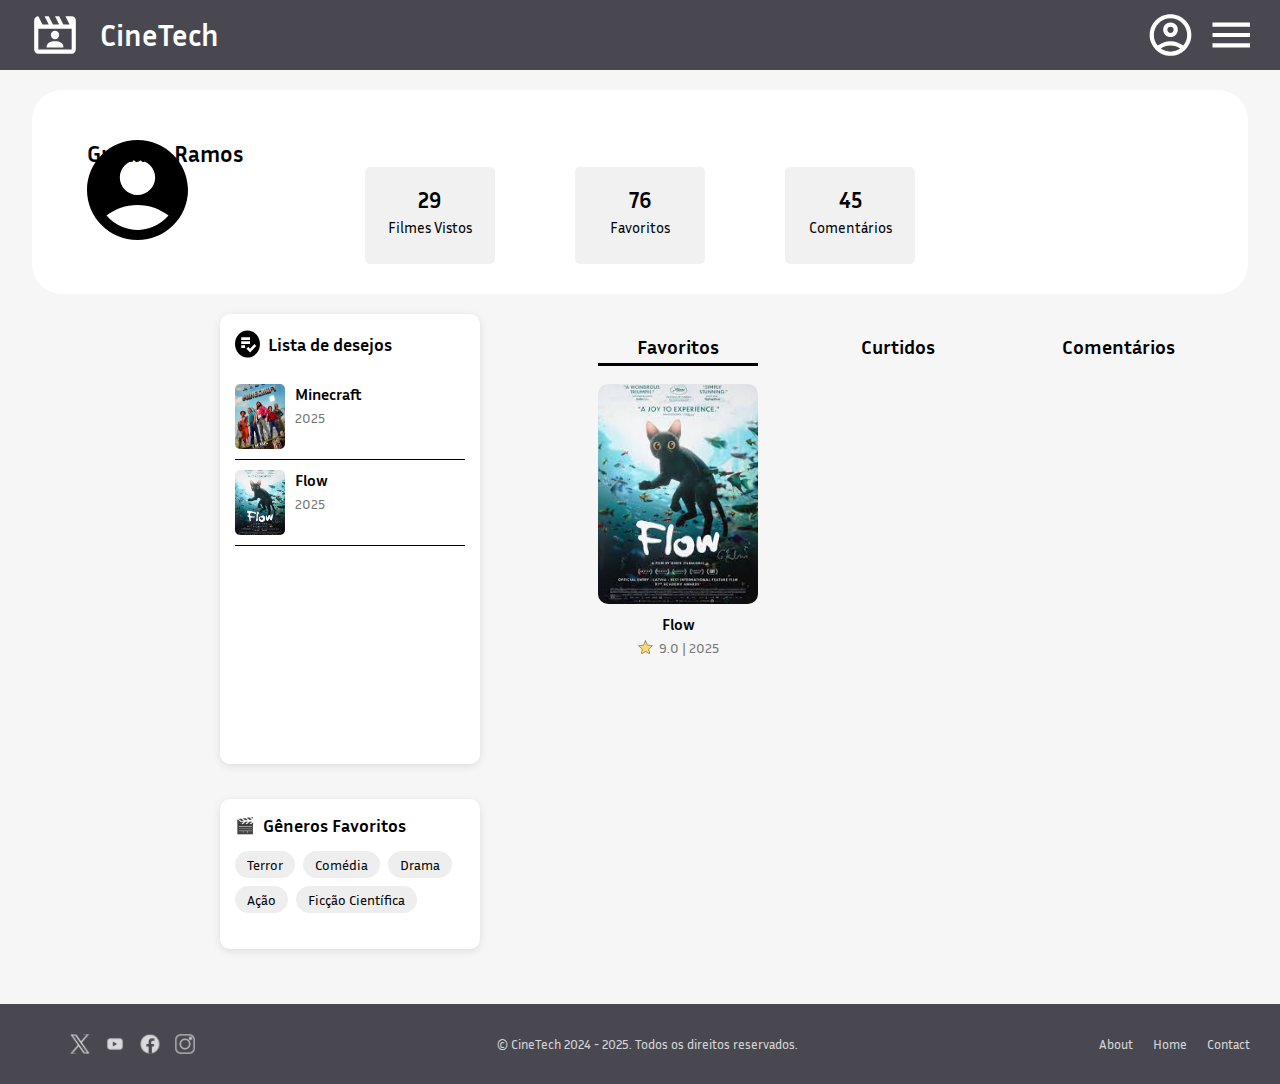
<file: cine-app/src/main/webapp/PaginaPerfil/usuario.html>
<!DOCTYPE html>
<html lang="pt">
<head>
    <meta charset="UTF-8">
    <meta name="viewport" content="width=device-width, initial-scale=1.0">
    <title>Perfil</title>
    <link rel="stylesheet" href="usuario.css">
    <link rel="preconnect" href="https://fonts.googleapis.com">
    <link rel="preconnect" href="https://fonts.gstatic.com" crossorigin>
    <link href="https://fonts.googleapis.com/css2?family=Inria+Sans:ital,wght@0,300;0,400;0,700;1,300;1,400;1,700&display=swap" rel="stylesheet">

</head>
<body>
    <header>
    <img src="imgusuario/iconCinetech.svg" alt="CineTech logo">
    <h1>CineTech</h1>
    <div class="icons">
    <img src="imgusuario/account_circle.svg" alt="icon">
    <img src="imgusuario/menu.svg" alt="menu">
    </div>
    </header>



<!-- informaçoes de usuario -->

<section class="usuario">
    <div class="perfil-image">
        <img src="imgusuario/Vector.svg" alt="perfil de usuario">
    </div>
    <div class="nome">Gustavo Ramos</div>
            <div class="status-perfil">
                <div class="indices">
                    <div class="numero">29</div>
                    <div class="label">Filmes Vistos</div>
                </div>
                <div class="indices">
                    <div class="numero">76</div>
                    <div class="label">Favoritos</div>
                </div>
                <div class="indices">
                    <div class="numero">45</div>
                    <div class="label">Comentários</div>
                </div>
            </div>
</section>


<!-- lista de favoritos -->


<section class="lista">
    <div class="campo">
        <div class="lista-header">
            <img class="img1" src="imgusuario/lista.svg" alt="lista">
            <h2>Lista de desejos</h2>
        </div>
        
        <div class="lista-items">
            <div class="lista-item">
                <img class="img" src="imgusuario/minecraft.jpg" alt="minecraft">
                <div class="lista-item-info">
                    <div class="lista-item-titulo">Minecraft</div>
                    <div class="lista-item-ano">2025</div>
                </div>
            </div>
            
            <div class="lista-item">
                <img class="img" src="imgusuario/flow.jpg" alt="Flow">
                <div class="lista-item-info">
                    <div class="lista-item-titulo">Flow</div>
                    <div class="lista-item-ano">2025</div>
                    
                </div>
            </div>
        </div>
</section>


<!-- lista de generos -->

<section class="generos">
    <div class="genres-header">
        <span class="icon">🎬</span>
        <h2>Gêneros Favoritos</h2>
    </div>
    
    <div class="genero-tags">
        <div class="genero-tag">Terror</div>
        <div class="genero-tag">Comédia</div>
        <div class="genero-tag">Drama</div>
        <div class="genero-tag">Ação</div>
        <div class="genero-tag">Ficção Científica</div>
    </div>
</section>


<!-- favoritos, curtidos, comentarios -->

<section class="conteudo-central">
    <div class="tabs">
        <div class="tab-coluna">
            <div class="tab-active">Favoritos</div>
            <div class="card-container">
                <div class="card">
                    <img src="imgusuario/flow.jpg" alt="Flow">
                    <div class="info">
                        <div class="titulo">Flow</div>
                        <div class="detalhes">
                            <img src="imgusuario/estrela.svg" alt="Estrela" class="estrela-img">
                            9.0 | 2025
                        </div>
                    </div>
                </div>
            </div>
        </div>
        <div class="tab-coluna">
            <div class="tab">Curtidos</div>
            <div class="card-container">
                <div class="card card-vazio" style="display: none;"></div>
            </div>
        </div>
        <div class="tab-coluna">
            <div class="tab">Comentários</div>
            <div class="card-container">
                <div class="card card-vazio" style="display: none;"></div>
            </div>
        </div>
    </div>
</section>

<footer>
    <div class="rede-sociais">
        <img src="imgusuario/twitter.svg">
        <img src="imgusuario/youtube.svg">
        <img src="imgusuario/facebook.svg">
        <img src="imgusuario/instagram%201.svg">
    </div>

    <p>© CineTech 2024 - 2025. Todos os direitos reservados. </p>

    <div class="menu">
        <a>About</a>
        <a>Home</a>
        <a>Contact</a>
    </div>
</footer>

<script src="usuario.js"></script>

</body>
</html>
</file>
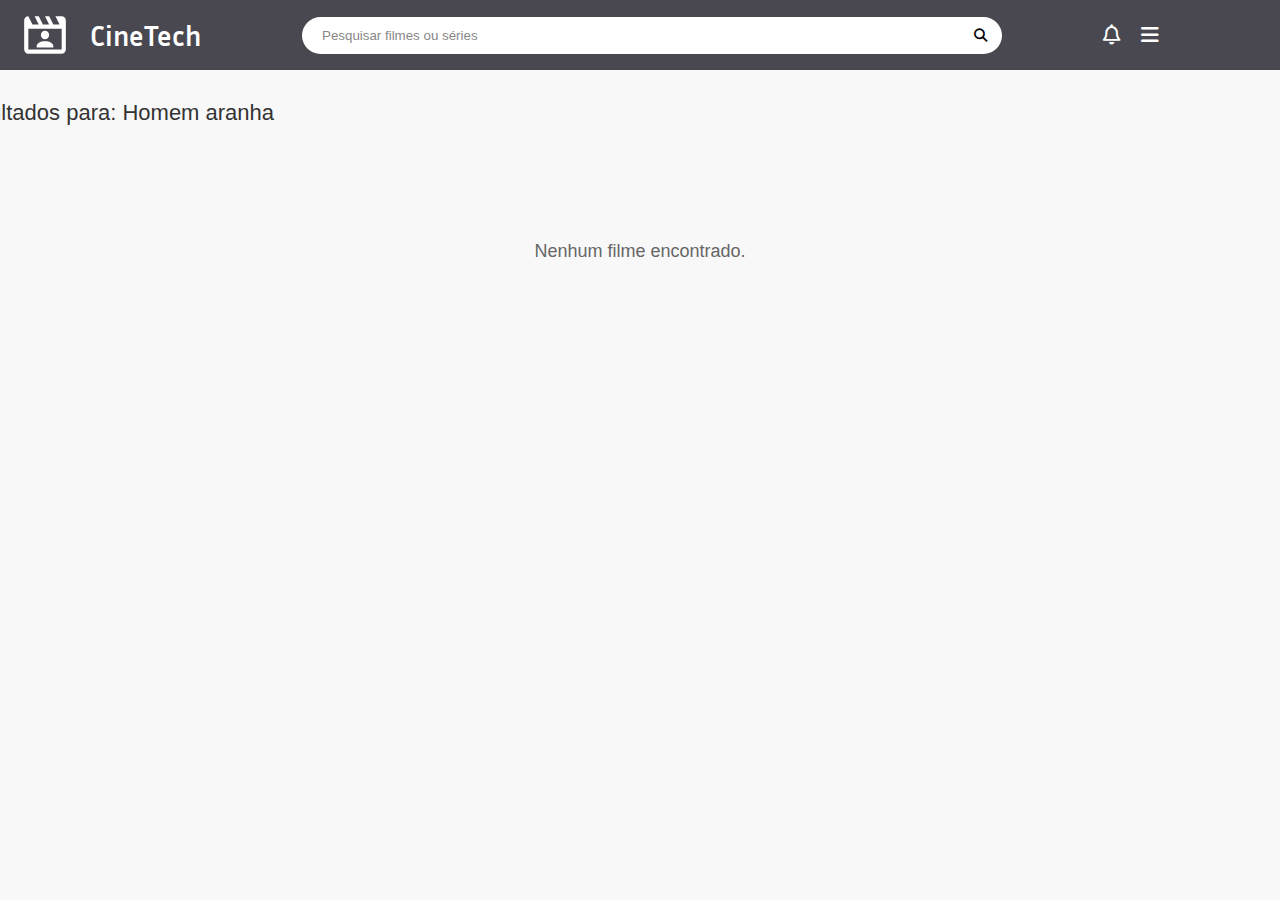
<file: cine-app/src/main/webapp/paginaPesquisa/paginaPesquisa.html>
<!DOCTYPE html>
<html lang="pt">
<head>
    <meta charset="UTF-8">
    <meta name="viewport" content="width=device-width, initial-scale=1.0">
    <title>Pesquisa - CineTech</title>
    <link rel="stylesheet" href="paginaPesquisa.css">
    <link rel="stylesheet" href="../index.css">
    <link rel="stylesheet" href="../menuLateral/menuLateral.css">
    <link rel="preconnect" href="https://fonts.googleapis.com">
    <link rel="preconnect" href="https://fonts.gstatic.com" crossorigin>
    <link href="https://fonts.googleapis.com/css2?family=Inria+Sans:ital,wght@0,300;0,400;0,700;1,300;1,400;1,700&display=swap" rel="stylesheet">
    <link href="https://cdnjs.cloudflare.com/ajax/libs/font-awesome/6.4.0/css/all.min.css" rel="stylesheet">
</head>
<body>
<header>
    <div class="logo">
        <img src="../assets/images/pageCriarConta/iconCinetech.svg">
        <a href="http://localhost:8080/" style="text-decoration:none"> <h1>CineTech</h1> </a>
    </div>

    <form action="/pesquisaFilme" method="get" class="search-bar">
        <input type="text" placeholder="Pesquisar filmes ou séries" name="search" />
        <button type="submit" style="border:none; background-color: transparent"><i class="fas fa-search"></i></button>
    </form>

    <div id="ocultar" class="user-controls">
        <i class="far fa-bell"></i>
        <i onclick="abrirMenuLateral()" class="fas fa-bars"></i>
    </div>

    <div id="menuLateral"></div>
</header>

<!-- Conteúdo principal -->
<main class="main-content">
    <div class="search-results-container">
        <h2 class="results-heading">Resultados para: Homem aranha</h2>

        <div class="movie-cards">
            <!-- O conteúdo dos cards será preenchido dinamicamente pelo JavaScript -->
        </div>
    </div>
</main>

<!-- Modal de confirmação para deletar filme -->
<div id="deleteConfirmModal" class="modal-confirm">
    <div class="modal-content">
        <h3>Confirmar exclusão</h3>
        <p>Você tem certeza que deseja excluir este filme?</p>
        <p>Esta ação não pode ser desfeita.</p>
        <div class="modal-buttons">
            <button id="btnCancelDelete" class="btn-cancel">Cancelar</button>
            <button id="btnConfirmDelete" class="btn-confirm">Excluir</button>
        </div>
    </div>
</div>

<script src="paginaPesquisa.js"></script>
<script>
    // Variável global para armazenar o ID do filme a ser excluído
    let filmeIdParaExcluir = null;

    // Funções do menu lateral
    function inicializarMenuLateral() {
        preCarregarMenu();
    }

    function preCarregarMenu() {
        fetch('../menuLateral/menuLateral.html')
            .then(response => {
                if (!response.ok) {
                    throw new Error('Não foi possível carregar o menu lateral');
                }
                return response.text();
            })
            .catch(error => {
                console.error('Erro ao carregar menu lateral:', error);
            });
    }

    function abrirMenuLateral() {
        const menu = document.getElementById('menuLateral');
        
        if (menu.classList.contains('active')) {
            return fecharMenuLateral();
        } else {
            menu.classList.add('active');
            fetch('../menuLateral/menuLateral.html')
                .then(response => {
                    if (!response.ok) {
                        throw new Error('Não foi possível carregar o menu lateral');
                    }
                    return response.text();
                })
                .then(data => {
                    menu.innerHTML = data;
                    const overlay = document.createElement('div');
                    overlay.className = 'menu-overlay';
                    overlay.style.position = 'fixed';
                    overlay.style.top = '0';
                    overlay.style.left = '0';
                    overlay.style.width = '100%';
                    overlay.style.height = '100%';
                    overlay.style.background = 'rgba(0, 0, 0, 0.5)';
                    overlay.style.zIndex = '999';
                    overlay.addEventListener('click', fecharMenuLateral);
                    menu.insertBefore(overlay, menu.firstChild);
                    const botaoFechar = document.getElementById('btnFecharMenu');
                    if (botaoFechar) {
                        botaoFechar.addEventListener('click', fecharMenuLateral);
                    }
                    configurarLinksMenu();
                      // Não precisamos adicionar um event listener para o botão de logout
                    // O botão já possui um atributo onclick="clearLocalStorage()" que limpa o armazenamento local
                    // E também tem o href="/logoutt" que faz a navegação para o servlet LogoutServlet
                })
                .catch(error => {
                    console.error('Erro ao carregar menu lateral:', error);
                    menu.classList.remove('active');
                });
        }
    }

    function fecharMenuLateral() {
        const menu = document.getElementById('menuLateral');
        menu.classList.remove('active');
        menu.innerHTML = '';
    }

    function configurarLinksMenu() {
        const links = document.querySelectorAll('.menu-lateral a');
        links.forEach(link => {
            if (link.id !== 'logout') {
                link.addEventListener('click', () => {
                    // Nada aqui, apenas para garantir que os links funcionem normalmente
                });
            }
        });
    }

    // Inicializar o menu lateral quando a página carregar
    document.addEventListener('DOMContentLoaded', () => {
        inicializarMenuLateral();
    });
</script>

</body>
</html>
</file>
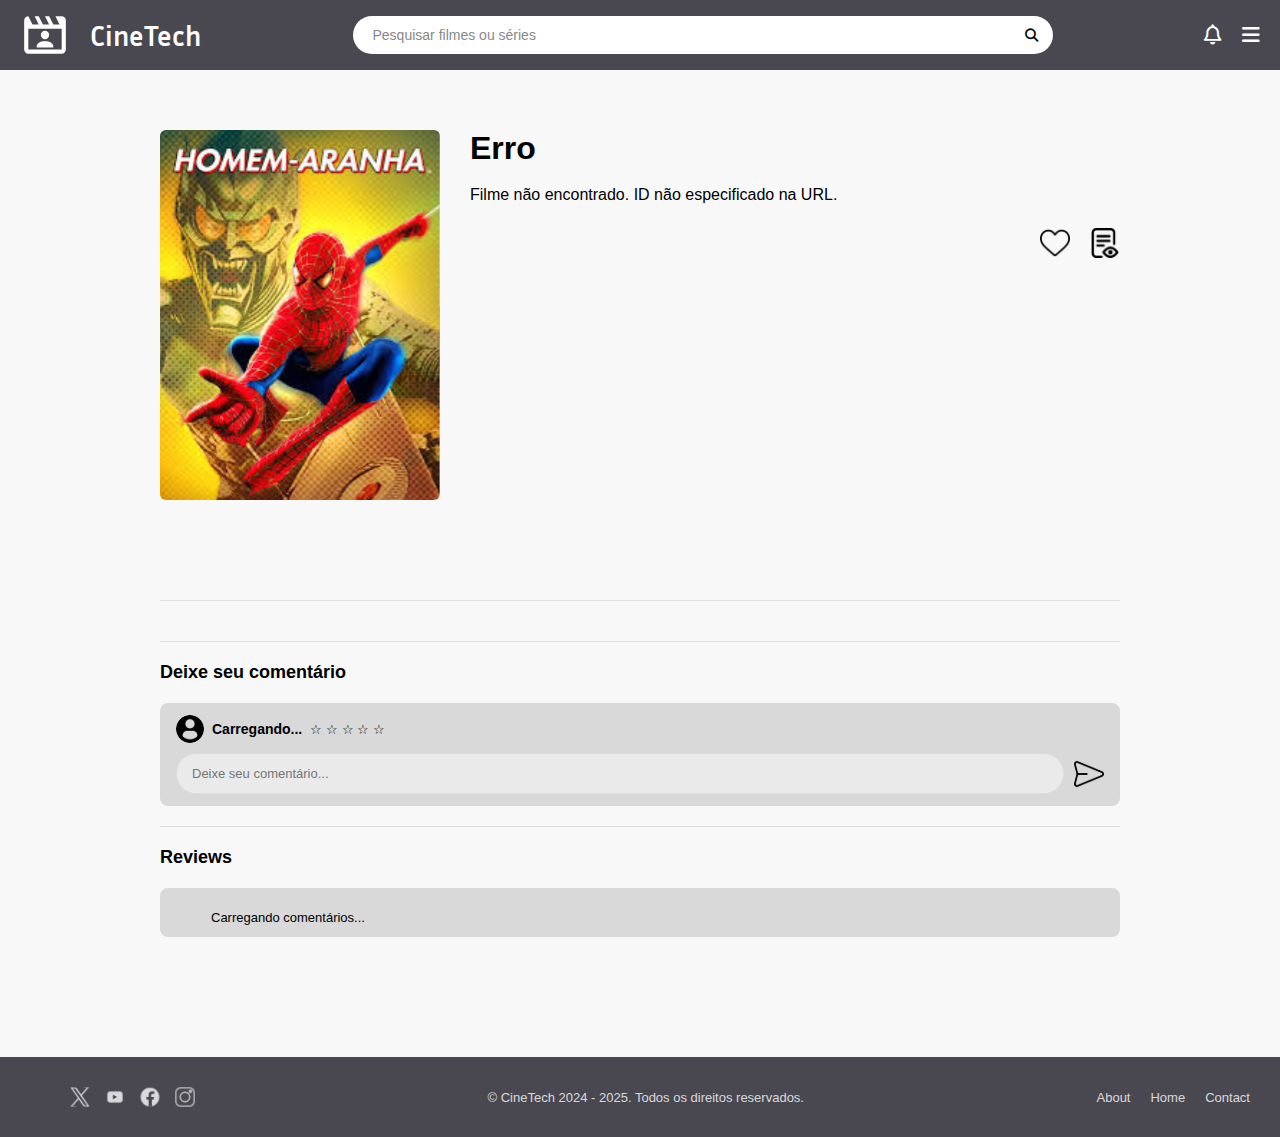
<file: cine-app/src/main/webapp/PaginaReview/filme.html>
<!DOCTYPE html>
<html lang="pt">
<head>
    <meta charset="UTF-8">
    <meta name="viewport" content="width=device-width, initial-scale=1.0">
    <title>Perfil</title>
    <link rel="stylesheet" href="filme.css">
    <link rel="stylesheet" href="../index.css">
    <link rel="stylesheet" href="../menuLateral/menuLateral.css">
    <link rel="preconnect" href="https://fonts.googleapis.com">
    <link rel="preconnect" href="https://fonts.gstatic.com" crossorigin>
    <link href="https://fonts.googleapis.com/css2?family=Inria+Sans:ital,wght@0,300;0,400;0,700;1,300;1,400;1,700&display=swap" rel="stylesheet">
    <link href="https://cdnjs.cloudflare.com/ajax/libs/font-awesome/6.4.0/css/all.min.css" rel="stylesheet">
</head>
<body>
    <header>
        <div class="logo">
            <img src="../assets/images/pageCriarConta/iconCinetech.svg">
            <a href="http://localhost:8080/" style="text-decoration:none"> <h1>CineTech</h1> </a>
        </div>

        <form action="/pesquisaFilme" method="get" class="search-bar">
            <input type="text" placeholder="Pesquisar filmes ou séries" name="search" />
            <button type="submit" style="border:none; background-color: transparent"><i class="fas fa-search"></i></button>
        </form>

        <div id="ocultar" class="user-controls">
            <i class="far fa-bell"></i>
            <i onclick="abrirMenuLateral()" class="fas fa-bars"></i>
        </div>

        <div id="menuLateral"></div>
    </header>

<section class="filme-info">
      <img src="../assets/images/imgfilme/homemaranha.svg" alt="Poster Homem-Aranha" class="poster">
      
      <div class="descricao">
        <h1>Homem Aranha 2</h1>
        <p class="sinopse">
          O Dr. Otto Octavius é transformado em Doutor Octopus quando uma falha em uma experiência de fusão nuclear resulta em uma explosão que mata sua esposa. Ele culpa o Homem-Aranha pelo acidente e deseja vingança. Enquanto isso, o alter ego do herói, Peter Parker, perde seus poderes. Para complicar as coisas, o seu melhor amigo odeia o Homem-Aranha e sua amada fica noiva.
        </p>        <div class="genero-elenco">
          <p><strong>Gênero</strong><br></p>
          <hr />
          <p><strong>Elenco</strong><br></p>
        </div>

        <div class="acoes">
         <img src="../assets/images/imgfilme/Heart.svg" width="30px">
         
          <img src="../assets/images/imgfilme/File.svg" width="30px">
        </div>
      </div>    </section>

<div class="comentarios-container">
  <!-- Seção para deixar um novo comentário - será exibida apenas para usuários logados -->
  <section class="comentario-novo">
    <h2>Deixe seu comentário</h2>
    <div class="comentario-card">
      <div class="usuario-info">
        <img src="../assets/images/imgfilme/user.svg" alt="avatar" class="avatar">
        <span class="nome">Carregando...</span>
        <span class="estrelas">☆☆☆☆☆</span>
      </div>
      <div class="comentario-input">
        <input type="text" placeholder="Deixe seu comentário..." />
        <img src="../assets/images/imgfilme/Send.svg" class="com-margem2" title="Enviar comentário">
      </div>
    </div>
  </section>

  <!-- Seção para exibir comentários existentes -->
  <section class="reviews">
    <h2>Reviews</h2>
    <div id="comentarios-loading" class="comentario-card">
      <p class="texto">Carregando comentários...</p>
    </div>
  </section>
</div>

<footer>
    <div class="rede-sociais">
        <img src="../assets/images/imgfilme/twitter.svg">
        <img src="../assets/images/imgfilme/youtube.svg">
        <img src="../assets/images/imgfilme/facebook.svg">
        <img src="../assets/images/imgfilme/instagram 1.svg">
    </div>

    <p>© CineTech 2024 - 2025. Todos os direitos reservados. </p>

    <div class="menu">
        <a>About</a>
        <a>Home</a>
        <a>Contact</a>
    </div>
     
</footer>

<script src="filme.js"></script>
<script>
    // Funções do menu lateral
    function inicializarMenuLateral() {
        preCarregarMenu();
    }

    function preCarregarMenu() {
        fetch('../menuLateral/menuLateral.html')
            .then(response => {
                if (!response.ok) {
                    throw new Error('Não foi possível carregar o menu lateral');
                }
                return response.text();
            })
            .catch(error => {
                console.error('Erro ao carregar menu lateral:', error);
            });
    }

    function abrirMenuLateral() {
        const menu = document.getElementById('menuLateral');
        
        if (menu.classList.contains('active')) {
            return fecharMenuLateral();
        } else {
            menu.classList.add('active');
            fetch('../menuLateral/menuLateral.html')
                .then(response => {
                    if (!response.ok) {
                        throw new Error('Não foi possível carregar o menu lateral');
                    }
                    return response.text();
                })
                .then(data => {
                    menu.innerHTML = data;
                    const overlay = document.createElement('div');
                    overlay.className = 'menu-overlay';
                    overlay.style.position = 'fixed';
                    overlay.style.top = '0';
                    overlay.style.left = '0';
                    overlay.style.width = '100%';
                    overlay.style.height = '100%';
                    overlay.style.background = 'rgba(0, 0, 0, 0.5)';
                    overlay.style.zIndex = '999';
                    overlay.addEventListener('click', fecharMenuLateral);
                    menu.insertBefore(overlay, menu.firstChild);
                    const botaoFechar = document.getElementById('btnFecharMenu');
                    if (botaoFechar) {
                        botaoFechar.addEventListener('click', fecharMenuLateral);
                    }
                    configurarLinksMenu();
                      // Não precisamos adicionar um event listener para o botão de logout
                    // O botão já possui um atributo onclick="clearLocalStorage()" que limpa o armazenamento local
                    // E também tem o href="/logoutt" que faz a navegação para o servlet LogoutServlet
                })
                .catch(error => {
                    console.error('Erro ao carregar menu lateral:', error);
                    menu.classList.remove('active');
                });
        }
    }

    function fecharMenuLateral() {
        const menu = document.getElementById('menuLateral');
        menu.classList.remove('active');
        menu.innerHTML = '';
    }

    function configurarLinksMenu() {
        const links = document.querySelectorAll('.menu-lateral a');
        links.forEach(link => {
            if (link.id !== 'logout') {
                link.addEventListener('click', () => {
                    // Nada aqui, apenas para garantir que os links funcionem normalmente
                });
            }
        });
    }

    // Inicializar o menu lateral quando a página carregar
    document.addEventListener('DOMContentLoaded', () => {
        inicializarMenuLateral();
    });
</script>
</body>
</html>
</file>
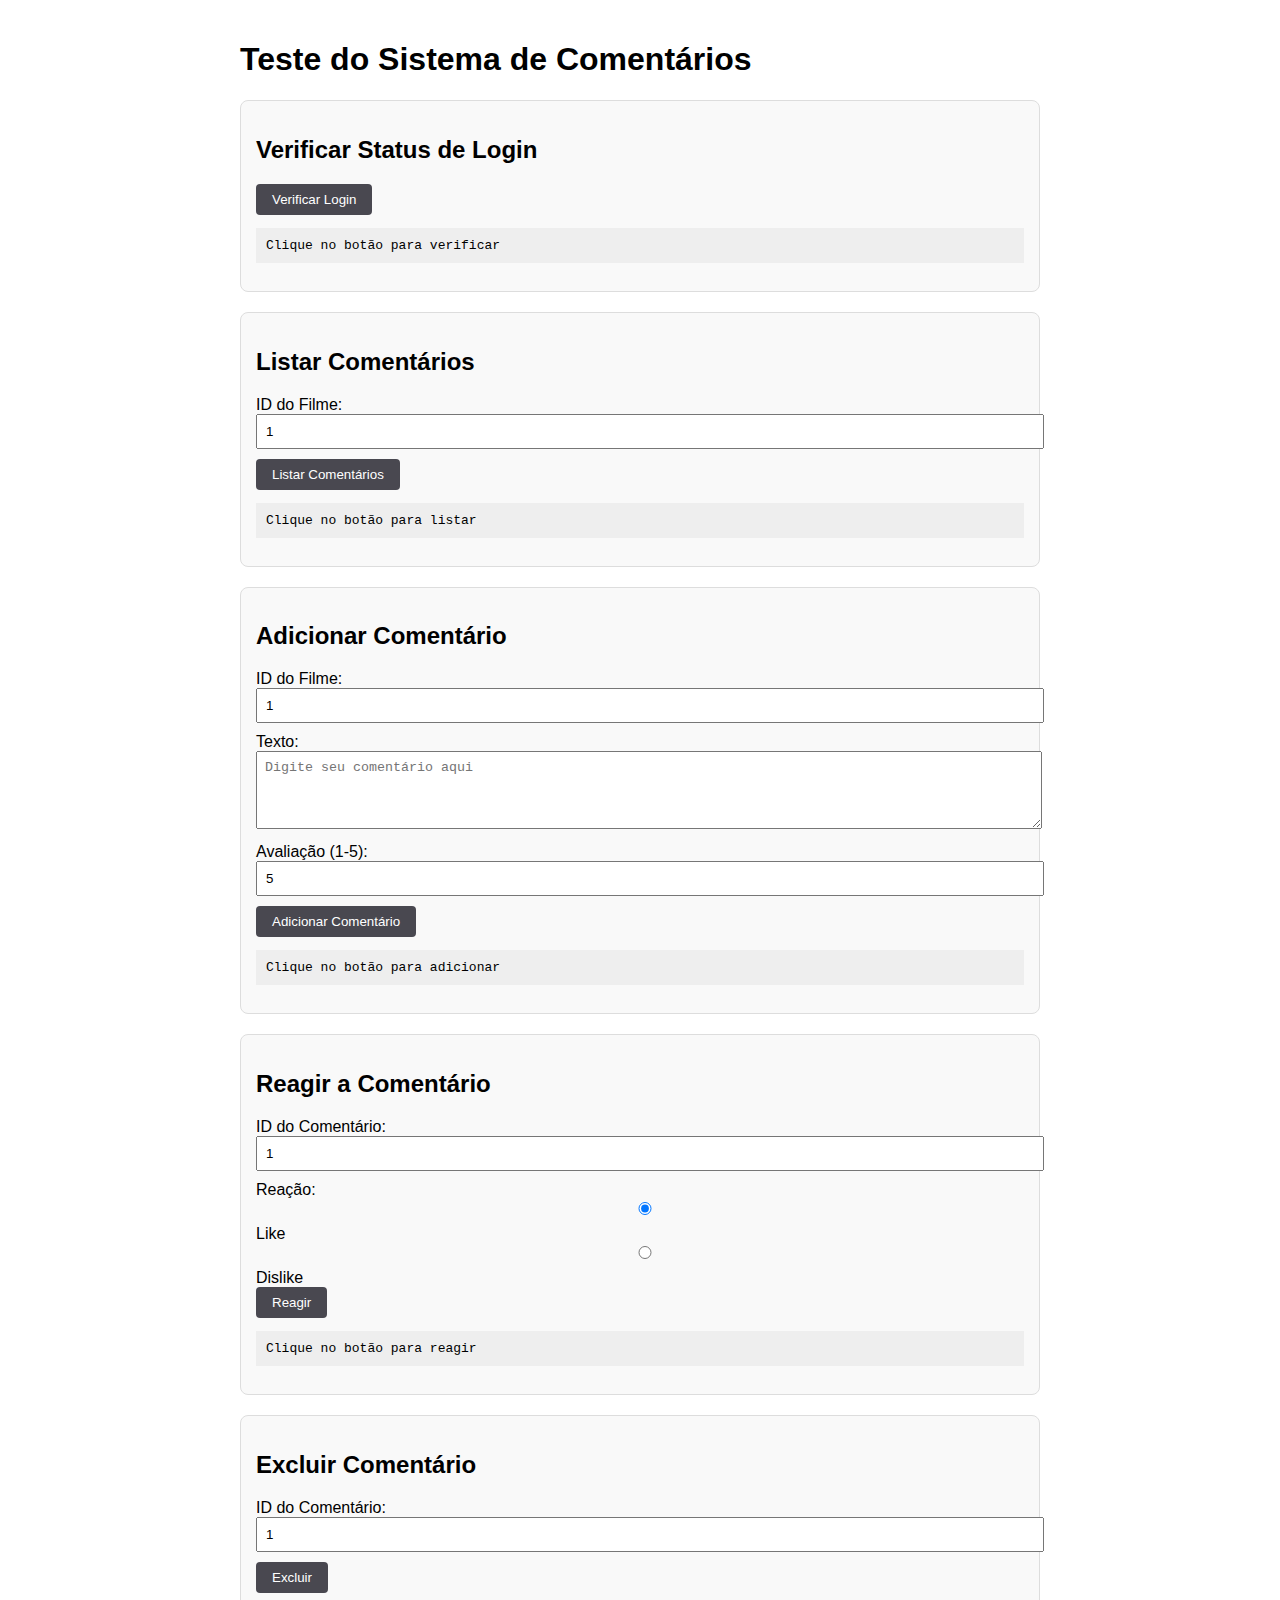
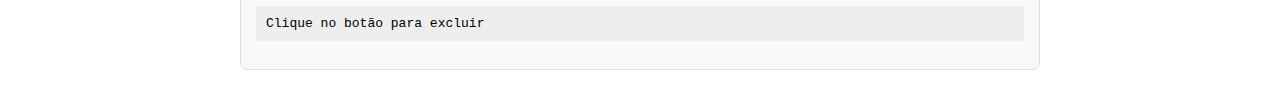
<file: cine-app/src/main/webapp/PaginaReview/test-comments.html>
<!DOCTYPE html>
<html lang="pt">
<head>
    <meta charset="UTF-8">
    <meta name="viewport" content="width=device-width, initial-scale=1.0">
    <title>Teste de Comentários</title>
    <style>
        body {
            font-family: Arial, sans-serif;
            max-width: 800px;
            margin: 0 auto;
            padding: 20px;
        }
        .container {
            display: flex;
            flex-direction: column;
            gap: 20px;
        }
        .card {
            border: 1px solid #ddd;
            border-radius: 8px;
            padding: 15px;
            background-color: #f9f9f9;
        }
        button {
            padding: 8px 16px;
            background-color: #494850;
            color: white;
            border: none;
            border-radius: 4px;
            cursor: pointer;
        }
        input, textarea {
            padding: 8px;
            margin-bottom: 10px;
            width: 100%;
        }
        pre {
            background-color: #eee;
            padding: 10px;
            overflow-x: auto;
        }
    </style>
</head>
<body>
    <h1>Teste do Sistema de Comentários</h1>

    <div class="container">
        <div class="card">
            <h2>Verificar Status de Login</h2>
            <button id="btnVerificarLogin">Verificar Login</button>
            <pre id="loginStatus">Clique no botão para verificar</pre>
        </div>

        <div class="card">
            <h2>Listar Comentários</h2>
            <div>
                <label for="idFilme">ID do Filme:</label>
                <input type="number" id="idFilme" value="1">
            </div>
            <button id="btnListarComentarios">Listar Comentários</button>
            <pre id="comentariosResult">Clique no botão para listar</pre>
        </div>

        <div class="card">
            <h2>Adicionar Comentário</h2>
            <div>
                <label for="idFilmeAdd">ID do Filme:</label>
                <input type="number" id="idFilmeAdd" value="1">
            </div>
            <div>
                <label for="textoComentario">Texto:</label>
                <textarea id="textoComentario" rows="4" placeholder="Digite seu comentário aqui"></textarea>
            </div>
            <div>
                <label for="avaliacao">Avaliação (1-5):</label>
                <input type="number" id="avaliacao" min="1" max="5" value="5">
            </div>
            <button id="btnAdicionarComentario">Adicionar Comentário</button>
            <pre id="adicionarResult">Clique no botão para adicionar</pre>
        </div>

        <div class="card">
            <h2>Reagir a Comentário</h2>
            <div>
                <label for="idComentario">ID do Comentário:</label>
                <input type="number" id="idComentario" value="1">
            </div>
            <div>
                <label>Reação:</label>
                <label><input type="radio" name="reacao" value="true" checked> Like</label>
                <label><input type="radio" name="reacao" value="false"> Dislike</label>
            </div>
            <button id="btnReagir">Reagir</button>
            <pre id="reagirResult">Clique no botão para reagir</pre>
        </div>

        <div class="card">
            <h2>Excluir Comentário</h2>
            <div>
                <label for="idComentarioExcluir">ID do Comentário:</label>
                <input type="number" id="idComentarioExcluir" value="1">
            </div>
            <button id="btnExcluir">Excluir</button>
            <pre id="excluirResult">Clique no botão para excluir</pre>
        </div>
    </div>

    <script>
        document.getElementById('btnVerificarLogin').addEventListener('click', function() {
            fetch('/comentarios?acao=verificarUsuario')
                .then(response => response.json())
                .then(data => {
                    document.getElementById('loginStatus').textContent = JSON.stringify(data, null, 2);
                })
                .catch(error => {
                    document.getElementById('loginStatus').textContent = 'Erro: ' + error.message;
                });
        });

        document.getElementById('btnListarComentarios').addEventListener('click', function() {
            const idFilme = document.getElementById('idFilme').value;
            fetch(`/comentarios?acao=listar&idFilme=${idFilme}`)
                .then(response => response.json())
                .then(data => {
                    document.getElementById('comentariosResult').textContent = JSON.stringify(data, null, 2);
                })
                .catch(error => {
                    document.getElementById('comentariosResult').textContent = 'Erro: ' + error.message;
                });
        });

        document.getElementById('btnAdicionarComentario').addEventListener('click', function() {
            const idFilme = document.getElementById('idFilmeAdd').value;
            const texto = document.getElementById('textoComentario').value;
            const avaliacao = document.getElementById('avaliacao').value;

            fetch('/comentarios?acao=adicionar', {
                method: 'POST',
                headers: {
                    'Content-Type': 'application/json',
                },
                body: JSON.stringify({
                    idFilme: idFilme,
                    texto: texto,
                    avaliacao: avaliacao
                })
            })
            .then(response => response.json())
            .then(data => {
                document.getElementById('adicionarResult').textContent = JSON.stringify(data, null, 2);
            })
            .catch(error => {
                document.getElementById('adicionarResult').textContent = 'Erro: ' + error.message;
            });
        });

        document.getElementById('btnReagir').addEventListener('click', function() {
            const idComentario = document.getElementById('idComentario').value;
            const like = document.querySelector('input[name="reacao"]:checked').value === 'true';

            fetch('/comentarios?acao=reagir', {
                method: 'POST',
                headers: {
                    'Content-Type': 'application/json',
                },
                body: JSON.stringify({
                    idComentario: idComentario,
                    like: like
                })
            })
            .then(response => response.json())
            .then(data => {
                document.getElementById('reagirResult').textContent = JSON.stringify(data, null, 2);
            })
            .catch(error => {
                document.getElementById('reagirResult').textContent = 'Erro: ' + error.message;
            });
        });

        document.getElementById('btnExcluir').addEventListener('click', function() {
            const idComentario = document.getElementById('idComentarioExcluir').value;

            if (!confirm('Tem certeza que deseja excluir este comentário?')) {
                return;
            }

            fetch('/comentarios?acao=excluir', {
                method: 'POST',
                headers: {
                    'Content-Type': 'application/json',
                },
                body: JSON.stringify({
                    idComentario: idComentario
                })
            })
            .then(response => response.json())
            .then(data => {
                document.getElementById('excluirResult').textContent = JSON.stringify(data, null, 2);
            })
            .catch(error => {
                document.getElementById('excluirResult').textContent = 'Erro: ' + error.message;
            });
        });
    </script>
</body>
</html>
</file>
<file: cine-app/src/main/webapp/paginaCadastroFilmes/cadastroFilmes.css>
*{
    box-sizing: border-box;
    margin: 0px;
    padding: 0px;
}

body{
    display: flex;
    flex-direction: column;
    min-height: 100vh;
    min-width: 100vw;
    height: 100%;
    width: 100%;
    font-family: 'Inria Sans', sans-serif;
    overflow-x: hidden;
    background-color: #f6f6f6;
}

header{
    min-width: 100vw;
    width: 100%;
    max-height: 70px;
    height: 100%;
    background-color: #494850;
    padding: 30px 30px;

    display: flex;
    flex-direction: row;
    align-items: center;

    margin-bottom: 30px;

    h1{
        color: white;
        font-size: 30px;
        margin-left: 20px;
        font-family: 'Inria Sans', sans-serif;
        font-weight: 700;
    }
}

main{
    display: flex;
    justify-content: space-around;
    padding: 30px 30px;
}

.containerBanner{
    min-height: 400px;
    min-width: 400px;

    max-height: 500px;
    max-width: 500px;

    height: 100%;
    width: 100%;

    display: flex;
    flex-direction: column;
    align-items: center;
    justify-content: center;

    h1{
        margin-bottom: 10px;
        font-size: 30px;
        margin-left: 20px;
        font-family: 'Inria Sans', sans-serif;
        font-weight: 700;
    }

}


#inserirFilme{
    min-height: 400px;
    min-width: 300px;
    max-height: 400px;
    max-width: 300px;
    height: 100%;
    width: 100%;
    background-color: #D9D9D9;

    display: flex;
    justify-content: center;
    align-items: center;

    background-size: cover;
    background-position: center;
    background-repeat: no-repeat;
    background-attachment: local;

    aspect-ratio: 16 / 9;
    border-radius: 10px;

    #bannerFilme{
        display: none;
    }

    label{
        cursor: pointer;
    }

}

.input-form{
    display: flex;
    flex-direction: row;
    background-color: #ffffff;
    border-radius: 10px;
    height: 40px;
    filter: drop-shadow(0px 0px 10px #000000);
    padding: 5px 20px;

    input{

    }
}
</file>
<file: cine-app/src/main/webapp/PaginaConsultarAtor/atores.css>
* {
    box-sizing: border-box;
    margin: 0px;
    padding: 0px;
}

body {
    display: flex;
    flex-direction: column;
    min-height: 100vh;
    min-width: 100vw;
    height: 100%;
    width: 100%;
    font-family: 'Inria Sans', sans-serif;
    justify-content: flex-start;
    overflow-x: hidden;
    background-color: #f6f6f6;
}

header {
    min-width: 100vw;
    width: 100%;
    max-height: 70px;
    height: 100%;
    background-color: #494850;
    padding: 30px 30px;
    display: flex;
    flex-direction: row;
    align-items: center;
}

header h1 {
    color: white;
    font-size: 30px;
    margin-left: 20px;
    font-family: 'Inria Sans', sans-serif;
    font-weight: 700;
}

.icons {
    display: flex;
    gap: 20px; 
    margin-left: auto; 
    align-items: center;
}

.acao {
   width: 30px;
    margin-right: 20px;
    border-radius: 5px;
    cursor: pointer;
}



section {
        width: 100%;
        display: flex;
        flex-direction: column;
        height: 800px;
        padding: 0px 100px;
    }

    section>h1 {
        text-align: start;
        color: #494850;
        font-size: 40px;
        text-shadow: 0 4px 10px rgba(0, 0, 0, 0.2);
    }



    .section-englobamento {
        display: flex;
        padding: 30px 0px;
        justify-content: space-between;
    }



    .filtrar {
        color: #000;
        background-color: #F6F6F6;
        height: 400px;
        width: 400px;
        border-radius: 10px;
        margin-right: 30px;
        padding: 20px;
        box-shadow: 0 4px 10px rgba(0, 0, 0, 0.2);
        font-size: large;
    }


    tr,
    th,
    td {
        width: 400px;
        height: 30px;
        border: 1px solid #B9B9B9;
        margin: 0px;
        padding: 0px 20px;
        color: black;
    }

    .table {
        max-height: 700px;
        height: 600px;
        overflow-y: auto;
        border-collapse: collapse;
    }


    .barra-pesquisaID {
        padding: 15px;
        max-width: 400px;
        background-color: #f6f6f6;
        display: flex;
        margin-bottom: 30px;
        border-radius: 10px;
        box-shadow: 0 4px 10px rgba(0, 0, 0, 0.2);
    }

    .barra-pesquisaID>input {
        background-color: transparent;
        border: none;
        outline: none;
        height: 30px;
    }

    .barra-pesquisaID>img {
        margin-right: 10px;
        cursor: pointer;
        transition: transform 0.1s ease;
    }

    .barra-pesquisaID:hover>img {
        transform: scale(1.20);
    }

    .filtrar-visu {
        max-width: 400px;
        display: flex;
        border-radius: 10px;
    }

    .filtrar-visu>img {
        margin-right: 10px;
    }

    .barra-pesquisaDATA,
    .barra-pesquisaFORNECEDOR,
    .barra-pesquisaCATEGORIA {
        padding: 5px;
        background-color: white;
        max-width: 300px;
        display: flex;
        margin-top: 30px;
        margin-bottom: 30px;
        border-radius: 10px;
        box-shadow: 0 4px 10px rgba(0, 0, 0, 0.2);
    }


    .barra-pesquisaDATA>input {
        background-color: transparent;
        border: none;
        outline: none;
        height: 30px;
    }

    .barra-pesquisaDATA>img {
        margin-right: 20px;
    }

    .barra-pesquisaFORNECEDOR>input {
        background-color: transparent;
        border: none;
        outline: none;
        height: 30px;
    }

    .barra-pesquisaFORNECEDOR>img {
        margin-right: 20px;
    }

    .barra-pesquisaCATEGORIA>input {
        background-color: transparent;
        border: none;
        outline: none;
        height: 30px;
    }

    .barra-pesquisaCATEGORIA>img {
        margin-right: 20px;
    }

    .categoria-select {
        background-color: transparent;
        border: none;
        outline: none;
        height: 30px;
    }

    .botao-filtrar {
        background-color: #494850;
        color: white;
        padding: 10px;
        border: 0px;
        border-radius: 10px;
        max-width: 100px;
        justify-content: center;
        align-items: center;
        font-family: 'Rubik', sans-serif;
        float: right;
        cursor: pointer;
    }

    .botao-filtrar:hover, .sair:hover{
        transform: scale(1.20);
        transition: transform 0.1s ease;
    }

    table {
        border-collapse: collapse;
    }

    thead{
        background-color: #0000000F;
    }


    footer {
    width: 100%;
    height: 80px;
    background-color: #494850;
    padding: 15px 30px;
    display: flex;
    justify-content: space-between;
    align-items: center;
    color: white;
    position: relative;
    clear: both;

}

.rede-sociais {
    display: flex;
    align-items: center;
    gap: 15px; 
    margin-left: 40px;
}

.rede-sociais img {
    width: 20px;
    height: 20px;
    cursor: pointer;
    opacity: 0.8; 
}

.rede-sociais img:hover {
    opacity: 1;
}

footer p {
    text-align: center;
    font-size: 13px;
    color: rgba(255, 255, 255, 0.8);
    margin: 0;
}

.menu {
    display: flex;
    gap: 20px; 
}

.menu a {
    color: rgba(255, 255, 255, 0.8); 
    text-decoration: none;
    font-size: 13px;
    transition: color 0.2s;
}

.menu a:hover {
    color: white;
    cursor: pointer;
}
</file>
<file: cine-app/src/main/webapp/PaginaConsultarFilme/cadastro.css>
* {
    box-sizing: border-box;
    margin: 0px;
    padding: 0px;
}

body {
    display: flex;
    flex-direction: column;
    min-height: 100vh;
    min-width: 100vw;
    height: 100%;
    width: 100%;
    font-family: 'Inria Sans', sans-serif;
    justify-content: flex-start;
    overflow-x: hidden;
    background-color: #f6f6f6;
}

header {
    min-width: 100vw;
    width: 100%;
    max-height: 70px;
    height: 100%;
    background-color: #494850;
    padding: 30px 30px;
    display: flex;
    flex-direction: row;
    align-items: center;
}

header h1 {
    color: white;
    font-size: 30px;
    margin-left: 20px;
    font-family: 'Inria Sans', sans-serif;
    font-weight: 700;
}

.icons {
    display: flex;
    gap: 20px; 
    margin-left: auto; 
    align-items: center;
}

.acao {
   width: 30px;
    margin-right: 20px;
    border-radius: 5px;
    cursor: pointer;
}


section {
        width: 100%;
        display: flex;
        flex-direction: column;
        height: 800px;
        padding: 0px 100px;
    }

    section>h1 {
        text-align: start;
        color: #494850;
        font-size: 40px;
        text-shadow: 0 4px 10px rgba(0, 0, 0, 0.2);
    }



    .section-englobamento {
        display: flex;
        padding: 30px 0px;
        justify-content: space-between;
    }



    .filtrar {
        color: #000;
        background-color: #F6F6F6;
        height: 400px;
        width: 400px;
        border-radius: 10px;
        margin-right: 30px;
        padding: 20px;
        box-shadow: 0 4px 10px rgba(0, 0, 0, 0.2);
        font-size: large;
    }


    tr,
    th,
    td {
        width: 400px;
        height: 30px;
        border: 1px solid #B9B9B9;
        margin: 0px;
        padding: 0px 20px;
        color: black;
    }

    .table {
        max-height: 700px;
        height: 600px;
        overflow-y: auto;
        border-collapse: collapse;
    }


    .barra-pesquisaID {
        padding: 15px;
        max-width: 400px;
        background-color: #f6f6f6;
        display: flex;
        margin-bottom: 30px;
        border-radius: 10px;
        box-shadow: 0 4px 10px rgba(0, 0, 0, 0.2);
    }

    .barra-pesquisaID>input {
        background-color: transparent;
        border: none;
        outline: none;
        height: 30px;
    }

    .barra-pesquisaID>img {
        margin-right: 10px;
        cursor: pointer;
        transition: transform 0.1s ease;
    }

    .barra-pesquisaID:hover>img {
        transform: scale(1.20);
    }

    .filtrar-visu {
        max-width: 400px;
        display: flex;
        border-radius: 10px;
    }

    .filtrar-visu>img {
        margin-right: 10px;
    }

    .barra-pesquisaDATA,
    .barra-pesquisaFORNECEDOR,
    .barra-pesquisaCATEGORIA {
        padding: 5px;
        background-color: white;
        max-width: 300px;
        display: flex;
        margin-top: 30px;
        margin-bottom: 30px;
        border-radius: 10px;
        box-shadow: 0 4px 10px rgba(0, 0, 0, 0.2);
    }


    .barra-pesquisaDATA>input {
        background-color: transparent;
        border: none;
        outline: none;
        height: 30px;
    }

    .barra-pesquisaDATA>img {
        margin-right: 20px;
    }

    .barra-pesquisaFORNECEDOR>input {
        background-color: transparent;
        border: none;
        outline: none;
        height: 30px;
    }

    .barra-pesquisaFORNECEDOR>img {
        margin-right: 20px;
    }

    .barra-pesquisaCATEGORIA>input {
        background-color: transparent;
        border: none;
        outline: none;
        height: 30px;
    }

    .barra-pesquisaCATEGORIA>img {
        margin-right: 20px;
    }

    .categoria-select {
        background-color: transparent;
        border: none;
        outline: none;
        height: 30px;
    }

    .botao-filtrar {
        background-color: #494850;
        color: white;
        padding: 10px;
        border: 0px;
        border-radius: 10px;
        max-width: 100px;
        justify-content: center;
        align-items: center;
        font-family: 'Rubik', sans-serif;
        float: right;
        cursor: pointer;
    }

    .botao-filtrar:hover, .sair:hover{
        transform: scale(1.20);
        transition: transform 0.1s ease;
    }

    table {
        border-collapse: collapse;
    }

    thead{
        background-color: #0000000F;
    }


    footer {
    width: 100%;
    height: 80px;
    background-color: #494850;
    padding: 15px 30px;
    display: flex;
    justify-content: space-between;
    align-items: center;
    color: white;
    position: relative;
    clear: both;

}

.rede-sociais {
    display: flex;
    align-items: center;
    gap: 15px; 
    margin-left: 40px;
}

.rede-sociais img {
    width: 20px;
    height: 20px;
    cursor: pointer;
    opacity: 0.8; 
}

.rede-sociais img:hover {
    opacity: 1;
}

footer p {
    text-align: center;
    font-size: 13px;
    color: rgba(255, 255, 255, 0.8);
    margin: 0;
}

.menu {
    display: flex;
    gap: 20px; 
}

.menu a {
    color: rgba(255, 255, 255, 0.8); 
    text-decoration: none;
    font-size: 13px;
    transition: color 0.2s;
}

.menu a:hover {
    color: white;
    cursor: pointer;
}
</file>
<file: cine-app/src/main/webapp/PaginaConsultarUsuario/gerenciarusuario.css>
* {
    box-sizing: border-box;
    margin: 0px;
    padding: 0px;
}

body {
    display: flex;
    flex-direction: column;
    min-height: 100vh;
    min-width: 100vw;
    height: 100%;
    width: 100%;
    font-family: 'Inria Sans', sans-serif;
    justify-content: flex-start;
    overflow-x: hidden;
    background-color: #f6f6f6;
}

header {
    min-width: 100vw;
    width: 100%;
    max-height: 70px;
    height: 100%;
    background-color: #494850;
    padding: 30px 30px;
    display: flex;
    flex-direction: row;
    align-items: center;
}

header h1 {
    color: white;
    font-size: 30px;
    margin-left: 20px;
    font-family: 'Inria Sans', sans-serif;
    font-weight: 700;
}

.icons {
    display: flex;
    gap: 20px; 
    margin-left: auto; 
    align-items: center;
}

.acao {
   width: 30px;
    margin-right: 20px;
    border-radius: 5px;
    cursor: pointer;
}



section {
        width: 100%;
        display: flex;
        flex-direction: column;
        height: 800px;
        padding: 0px 100px;
    }

    section>h1 {
        text-align: start;
        color: #494850;
        font-size: 40px;
        text-shadow: 0 4px 10px rgba(0, 0, 0, 0.2);
    }



    .section-englobamento {
        display: flex;
        padding: 30px 0px;
        justify-content: space-between;
    }



    .filtrar {
        color: #000;
        background-color: #F6F6F6;
        height: 400px;
        width: 400px;
        border-radius: 10px;
        margin-right: 30px;
        padding: 20px;
        box-shadow: 0 4px 10px rgba(0, 0, 0, 0.2);
        font-size: large;
    }


    tr,
    th,
    td {
        width: 400px;
        height: 30px;
        border: 1px solid #B9B9B9;
        margin: 0px;
        padding: 0px 20px;
        color: black;
    }

    .table {
        max-height: 700px;
        height: 600px;
        overflow-y: auto;
        border-collapse: collapse;
    }


    .barra-pesquisaID {
        padding: 15px;
        max-width: 400px;
        background-color: #f6f6f6;
        display: flex;
        margin-bottom: 30px;
        border-radius: 10px;
        box-shadow: 0 4px 10px rgba(0, 0, 0, 0.2);
    }

    .barra-pesquisaID>input {
        background-color: transparent;
        border: none;
        outline: none;
        height: 30px;
    }

    .barra-pesquisaID>img {
        margin-right: 10px;
        cursor: pointer;
        transition: transform 0.1s ease;
    }

    .barra-pesquisaID:hover>img {
        transform: scale(1.20);
    }

    .filtrar-visu {
        max-width: 400px;
        display: flex;
        border-radius: 10px;
    }

    .filtrar-visu>img {
        margin-right: 10px;
    }

    .barra-pesquisaDATA,
    .barra-pesquisaFORNECEDOR,
    .barra-pesquisaCATEGORIA {
        padding: 5px;
        background-color: white;
        max-width: 300px;
        display: flex;
        margin-top: 30px;
        margin-bottom: 30px;
        border-radius: 10px;
        box-shadow: 0 4px 10px rgba(0, 0, 0, 0.2);
    }


    .barra-pesquisaDATA>input {
        background-color: transparent;
        border: none;
        outline: none;
        height: 30px;
    }

    .barra-pesquisaDATA>img {
        margin-right: 20px;
    }

    .barra-pesquisaFORNECEDOR>input {
        background-color: transparent;
        border: none;
        outline: none;
        height: 30px;
    }

    .barra-pesquisaFORNECEDOR>img {
        margin-right: 20px;
    }

    .barra-pesquisaCATEGORIA>input {
        background-color: transparent;
        border: none;
        outline: none;
        height: 30px;
    }

    .barra-pesquisaCATEGORIA>img {
        margin-right: 20px;
    }

    .categoria-select {
        background-color: transparent;
        border: none;
        outline: none;
        height: 30px;
    }

    .botao-filtrar {
        background-color: #494850;
        color: white;
        padding: 10px;
        border: 0px;
        border-radius: 10px;
        max-width: 100px;
        justify-content: center;
        align-items: center;
        font-family: 'Rubik', sans-serif;
        float: right;
        cursor: pointer;
    }

    .botao-filtrar:hover, .sair:hover{
        transform: scale(1.20);
        transition: transform 0.1s ease;
    }

    table {
        border-collapse: collapse;
    }

    thead{
        background-color: #0000000F;
    }


    footer {
    width: 100%;
    height: 80px;
    background-color: #494850;
    padding: 15px 30px;
    display: flex;
    justify-content: space-between;
    align-items: center;
    color: white;
    position: relative;
    clear: both;

}

.rede-sociais {
    display: flex;
    align-items: center;
    gap: 15px; 
    margin-left: 40px;
}

.rede-sociais img {
    width: 20px;
    height: 20px;
    cursor: pointer;
    opacity: 0.8; 
}

.rede-sociais img:hover {
    opacity: 1;
}

footer p {
    text-align: center;
    font-size: 13px;
    color: rgba(255, 255, 255, 0.8);
    margin: 0;
}

.menu {
    display: flex;
    gap: 20px; 
}

.menu a {
    color: rgba(255, 255, 255, 0.8); 
    text-decoration: none;
    font-size: 13px;
    transition: color 0.2s;
}

.menu a:hover {
    color: white;
    cursor: pointer;
}
</file>
<file: cine-app/src/main/webapp/paginaCriarConta/paginaCriarConta.css>
*{
    box-sizing: border-box;
    margin: 0px;
    padding: 0px;
}

body{
    display: flex;
    flex-direction: column;
    min-height: 100vh;
    min-width: 100vw;
    height: 100%;
    width: 100%;
    font-family: 'Inria Sans', sans-serif;
    justify-content: space-between;
    overflow-x: hidden;
}

header{
    min-width: 100vw;
    width: 100%;
    max-height: 70px;
    height: 100%;
    background-color: #494850;
    padding: 30px 30px;

    display: flex;
    flex-direction: row;
    align-items: center;

    h1{
        color: white;
        font-size: 30px;
        margin-left: 20px;
        font-family: 'Inria Sans', sans-serif;
        font-weight: 700;
    }
}

main{
    background-color: #f6f6f6;
    width: 100%;
    height: 100%;
    flex-grow: 1;
    display: flex;
    flex-direction: column;
    justify-content: center;
    align-items: center;

    padding: 50px;

    .container{
        display: flex;
        flex-direction: column;
        align-items: center;


        background-color: #d9d9d9;
        max-height: 700px;
        max-width: 650px;
        width: 100%;
        height: 100%;
        padding: 50px;

        border-radius: 30px;

        box-shadow: 7px 7px 15px -7px rgba(0,0,0,0.6);

        h2{
            margin-bottom: 20px;
            font-family: 'Inria Sans', sans-serif;
            font-weight: 700;
            font-size: 32px;
            color: #3f3e4b;

        }

        .inputsCriarConta{
            display: flex;
            flex-direction: column;
            align-items: start;
            justify-content: center;
            align-self: center;
            margin-bottom: 5px;

            > label{
                font-family: 'Inria Sans', sans-serif;
                font-weight: 700;
                font-size: 20px;
                margin-bottom: 5px;
                color: #3f3e4b;
            }

            div{
                display: flex;
                align-items: center;
                background-color: white;
                border-radius: 30px;

                min-height: 40px;
                min-width: 500px;
                width: 100%;
                height: 100%;

                padding: 0px 20px;

                margin-bottom: 10px;

                img{
                    margin-right: 20px;
                }

                input{
                    max-height: 30px;
                    height: 100%;
                    max-width: 400px;
                    width: 100%;

                    border: none;
                    outline: none;

                    font-family: 'Inria Sans', sans-serif;
                    font-size: 16px;

                }
            }
        }

        form{
            display: flex;
            flex-direction: column;
            justify-content: center;
            align-self: center;
        }

        form > button{
            align-self: center;
            justify-self: end;
            margin-top: 20px;

            min-height: 50px;
            min-width: 200px;

            color: white;
            border-radius: 30px;

            font-size: 20px;
            font-weight: 400;

            background-color: #494850;
            border: none;
            outline: none;
            filter: drop-shadow(0px 4px 4px rgba(0, 0, 0, 0.25));
        }

        form > button:hover{
            cursor: pointer;
        }
    }
}



footer{
    display: flex;
    flex-direction: row;
    min-height: 100px;
    height: 100%;
    background-color: #494850;

    align-items: center;
    justify-content: space-between;
    padding: 0px 70px;

    .rede-sociais{
        display: flex;
        max-width: 200px;
        width: 100%;
        justify-content: space-between;

        img{
            width: 25px;
            height: 25px;
            margin-right: 10px;
        }

        img:hover{
            cursor: pointer;
        }
    }

    p{
        color: white;
        font-size: 15px;
        font-family: 'Inria Sans', sans-serif;
        font-weight: 300;
    }

    .menu{
        display: flex;
        max-width: 200px;
        width: 100%;
        justify-content: space-between;

        a{
            color: white;
            text-decoration: none;
            font-size: 15px;
            font-family: 'Inria Sans', sans-serif;
            font-weight: 300;
        }

        a:hover{
            cursor: pointer;
        }
    }
}
</file>
<file: cine-app/src/main/webapp/paginaDashboardAdmin/pageDashboardAdmin.css>
* {
    margin: 0;
    padding: 0;
    box-sizing: border-box;
    font-family: 'Montserrat', sans-serif;
}

body {
    background-color: #f6f6f6;
    color: white;
}

header {
    background-color: #494850;
    padding: 10px 20px;
    display: flex;
    justify-content: space-between;
    align-items: center;
    border-bottom: 1px solid rgba(255, 255, 255, 0.1);
}

.logo {
    display: flex;
    align-items: center;
    gap: 10px;
}

.logo i {
    font-size: 20px;
}

.logo span {
    font-weight: 700;
    font-size: 18px;
}

.user-status {
    font-size: 12px;
    opacity: 0.8;
}

.share-icon {
    cursor: pointer;
}

.main-content {
    padding: 20px;
}

.main-content > h1{
    color: black;
}

h1 {
    font-size: 24px;
    margin-bottom: 20px;
    font-weight: 600;
}

.dashboard {
    display: grid;
    grid-template-columns: 3fr 2fr;
    gap: 20px;
}

.dashboard-left {
    display: flex;
    flex-direction: column;
    gap: 20px;
}

.stats-container {
    display: flex;
    gap: 15px;
    justify-content: space-between;
}

.stat-box {
    background-color: #494850;
    padding: 15px;
    border-radius: 5px;
    flex: 1;
}

.stat-title {
    font-size: 12px;
    opacity: 0.8;
    margin-bottom: 10px;
}

.stat-number {
    font-size: 24px;
    font-weight: 700;
}

.stat-label {
    font-size: 14px;
    opacity: 0.7;
    margin-top: 3px;
}

.most-accessed {
    background-color: #494850;
    border-radius: 5px;
    overflow: hidden;
}

.section-header {
    padding: 10px 15px;
    background-color: rgba(0, 0, 0, 0.2);
    display: flex;
    justify-content: space-between;
    align-items: center;
}

.section-title {
    font-size: 14px;
    font-weight: 600;
}

.filter-container {
    display: flex;
    gap: 10px;
    align-items: center;
    font-size: 12px;
}

table {
    width: 100%;
    border-collapse: collapse;
}

th, td {
    padding: 10px 15px;
    text-align: left;
    border-bottom: 1px solid rgba(255, 255, 255, 0.1);
}

th {
    background-color: rgba(0, 0, 0, 0.1);
    font-weight: 500;
    font-size: 14px;
}

td {
    font-size: 14px;
}

.dashboard-right {
    display: flex;
    flex-direction: column;
    gap: 20px;
}

.card {
    background-color: #494850;
    border-radius: 5px;
    overflow: hidden;
    display: flex;
    flex-direction: column;
}

.card-body {
    padding: 20px;
    display: flex;
    flex-direction: column;
    align-items: center;
    justify-content: center;
    flex: 1;
    text-align: center;
    gap: 10px;
}

.card-body p {
    font-size: 12px;
    opacity: 0.8;
    max-width: 250px;
}

.btn {
    background-color: #494850;
    color: white;
    border: none;
    padding: 8px 15px;
    border-radius: 3px;
    cursor: pointer;
    font-size: 12px;
    margin-top: 10px;
    display: flex;
    align-items: center;
    gap: 5px;
}

.btn:hover {
    background-color: #5a5964;
}

.icon-circle {
    width: 50px;
    height: 50px;
    border-radius: 50%;
    background-color: rgba(255, 255, 255, 0.1);
    display: flex;
    align-items: center;
    justify-content: center;
    margin-bottom: 10px;
}

.icon-circle i {
    font-size: 20px;
}

.checkbox-wrapper {
    display: flex;
    align-items: center;
    gap: 8px;
}

.custom-checkbox {
    width: 16px;
    height: 16px;
    border: 1px solid rgba(255, 255, 255, 0.3);
    display: inline-block;
    position: relative;
    margin-right: 5px;
    border-radius: 3px;
}

.custom-checkbox.checked {
    background-color: #1E1E1E;
    border-color: #1E1E1E;
}

.custom-checkbox.checked::after {
    content: '✓';
    position: absolute;
    top: 50%;
    left: 50%;
    transform: translate(-50%, -50%);
    color: white;
    font-size: 12px;
}
</file>
<file: cine-app/src/main/webapp/index.css>
@import url('https://fonts.googleapis.com/css2?family=Inria+Sans:wght@400;700&display=swap');
@import url('https://fonts.googleapis.com/css2?family=Montserrat:wght@400;500;700&display=swap');



* {
    margin: 0;
    padding: 0;
    box-sizing: border-box;
    font-family: 'Inter', sans-serif;
}

body {
    background-color: #f8f8f8;
}

header {
    background-color: #494850;
    display: flex;
    justify-content: space-between;
    align-items: center;
    padding: 12px 20px;
    color: white;
}

.logo {
    display: flex;
    align-items: center;
}

.logo i {
    font-size: 24px;
    margin-right: 8px;
}

.logo h1 {
    color: #FFF;
    font-family: "Inria Sans";
    font-size: 28px;
    font-style: normal;
    font-weight: 700;
    line-height: normal;
}

.search-bar {
    display: flex;
    align-items: center;
    background-color: white;
    border-radius: 20px;
    padding: 6px 15px;
    width: 700px;
}

.search-bar input {
    background: white;
    border: none;
    outline: none;
    width: 100%;
    padding: 5px;
}

.search-bar input::placeholder {
    color: #888;
}

.search-bar i {
    color: black;
}

.user-controls {
    display: flex;
    align-items: center;
    gap: 20px;
}

.user-controls i {
    font-size: 20px;
    cursor: pointer;
}

main{
    padding: 70px;
    max-height: 1200px;
    height: 100%;

    display: flex;
    flex-direction: column;
    align-items: center;
    justify-content: center;

}

.destaqueSemanal{
    display: flex;
    justify-content: space-around;
    flex-direction: column;
    min-height: 400px;
    height: 100%;
    max-width: 1920px;
    width: 100%;
    color: white;
    padding: 40px;
    background: linear-gradient(90deg, #000 8.5%, rgba(0, 0, 0, 0.00) 100%), url("https://blogger.googleusercontent.com/img/b/R29vZ2xl/AVvXsEibVaKlDmnuk3Qt9r6pwPBe2LWcseR0932j5q8wUqIldj5PLCFodIYmM8RyYoDrX-qxkQuuvUrdrmrm5_JV_bjw_zJ3ViFlmgjs0-SES9yxGiGjsz8xaio3PCaiwC82mdv2dYPENBOQWFg/s1600/homem+de+ferro.png") lightgray 3.001px -5.331px / 100% 102.363% no-repeat;


}

.destaqueSemanal > h2{
    font-size: 16px;
    font-weight: 600;
    margin: 20px 0;
    font-family: "Inria Sans";
}

.destaqueSemanal > h1{
    font-size: 32px;
    font-weight: 600;
    margin: 20px 0;
    font-family: "Inria Sans";
}

.destaqueSemanal p {
    width: 668px;
    color: #FFF;
    font-family: "Inria Sans";
    font-size: 16px;
    font-style: normal;
    font-weight: 700;
    line-height: 22px;
}
</file>
<file: cine-app/src/main/webapp/menuLateral/menuLateral.css>
.menu-lateral {
    position: fixed;
    left: 0;
    top: 0;
    width: 250px;
    height: 100vh;
    background-color: #333;
    color: white;
    padding: 20px;
}

.menu-lateral ul {
    list-style: none;
    padding: 0;
}

.menu-lateral a {
    color: white;
    text-decoration: none;
    display: block;
    margin: 10px 0;
}

.menu-lateral button {
    background: red;
    color: white;
    border: none;
    padding: 5px 10px;
    margin-bottom: 20px;
    cursor: pointer;
}
</file>
<file: cine-app/src/main/webapp/PaginaPerfil/usuario.css>
* {
    box-sizing: border-box;
    margin: 0px;
    padding: 0px;
}

body {
    display: flex;
    flex-direction: column;
    min-height: 100vh;
    min-width: 100vw;
    height: 100%;
    width: 100%;
    font-family: 'Inria Sans', sans-serif;
    justify-content: flex-start;
    overflow-x: hidden;
    background-color: #f6f6f6;
}

header {
    min-width: 100vw;
    width: 100%;
    max-height: 70px;
    height: 100%;
    background-color: #494850;
    padding: 30px 30px;
    display: flex;
    flex-direction: row;
    align-items: center;
}

header h1 {
    color: white;
    font-size: 30px;
    margin-left: 20px;
    font-family: 'Inria Sans', sans-serif;
    font-weight: 700;
}

.icons {
    display: flex;
    gap: 20px; 
    margin-left: auto; 
    align-items: center;
}

.usuario {
    background-color: #FFFF;
    padding: 30px;
    text-align: center;
    border-radius: 20px;
    width: 95%;              
    max-width: 1500px;       
    margin: 20px auto;       
    border-radius: 30px;
}
.perfil-image {
    width: 100px;
    height: 100px;
    border-radius: 50%;
    display: flex;
    margin-left: 25px;
    margin-top: 20px;
}

.status-perfil {
    display: flex;
    justify-content: center;
    gap: 80px;
}

.nome {
    font-size: 23px;
    font-weight: bold;
    margin-top: -100px;
    padding-right:  950px;
}

.indices {
    background-color: #f1f1f1;
    padding: 10px 20px;
    border-radius: 5px;
    text-align: center;
    width: 130px;
    height: 97px;
}

.numero {
    font-size: 22px;
    font-weight: bold;
    margin-top: 10px;
}

.label {
    font-size: 15px;
    margin-top: 5px;
}


.img {
    width: 70px;
    height: 70px;
}

.img1 {
    width: 25px;
    height: 30px;
}


.container {
    display: flex;
    max-width: 1200px;
    margin: 0 auto;
    gap: 20px;
}

.campo {
    width: 260px;
    background-color: #ffffff;
    border-radius: 10px;
    box-shadow: 0 2px 8px rgba(0, 0, 0, 0.1);
    padding: 15px;
    margin-left: 220px;
    height: 450px;
}

.main-content {
    flex: a;
    background-color: #ffffff;
    border-radius: 10px;
    box-shadow: 0 2px 8px rgba(0, 0, 0, 0.1);
    padding: 15px;
}

.lista-header, .genres-header {
    display: flex;
    align-items: center;
    margin-bottom: 15px;
}

.lista-header h2, .genres-header h2 {
    font-size: 18px;
    margin-left: 8px;
}

.lista-item {
    display: flex;
    padding: 10px 0;
    border-bottom: 1px solid #000000;
}

.lista-item img {
    width: 50px;
    height: 65px;
    object-fit: cover;
    border-radius: 5px;
}

.lista-item-info {
    margin-left: 10px;
}

.lista-item-titulo {
    font-weight: bold;
    margin-bottom: 5px;
}

.lista-item-ano {
    font-size: 14px;
    color: #777;
}

.generos {
    width: 260px;
    background-color: #ffffff;
    border-radius: 10px;
    box-shadow: 0 2px 8px rgba(0, 0, 0, 0.1);
    padding: 15px;
    margin-left: 220px;
    margin-top: 35px;
    height: 150px;
}

.genero-tags {
    display: flex;
    flex-wrap: wrap;
    gap: 8px;
}

.genero-tag {
    padding: 5px 12px;
    background-color: #eee;
    border-radius: 20px;
    font-size: 14px;
    cursor: pointer;
}

.genero-tag.active {
    background-color: #D9D9D9;
    color: white;
}


.tabs-container {
    background-color: #fff;
    border-radius: 10px;
    overflow: hidden;
}

.conteudo-central {
    width: 70%; 
    margin: -635px 0 40px 450px; 
    padding: 20px; 
    border-radius: 10px;
    text-align: center;
    min-height: 400px; 
    position: relative; 
}

.estrela-img {
    width: 15px !important;
    height: 15px !important;
    vertical-align: middle;
    margin-right: 3px;
    margin-bottom: 4px;
}






























.tabs {
    display: flex;
    justify-content: center;
    border-bottom: none;
    margin-bottom: 20px;
    text-align: center;
    gap: 60px;
    position: relative; 
    height: 40px; 
}

.tab-coluna {
    display: flex;
    flex-direction: column;
    align-items: center;
    width: 160px; 
    position: relative; 
    min-height: 300px; 
}

.tab,
.tab-active {
    font-size: 20px;
    font-weight: bold;
    cursor: pointer;
    border-bottom: 3px solid transparent;
    padding-bottom: 5px;
    transition: all 0.3s ease;
    position: absolute; 
    top: 0; 
    width: 100%; 
    text-align: center;
}

.tab:hover {
    color: #555;
}

.tab-active {
    border-bottom: 3px solid #000;
}

.card-container {
    margin-top: 50px; 
    position: relative;
    min-height: 250px;
    width: 100%;
}

.card {
    width: 160px;
    display: flex;
    flex-direction: column;
    align-items: center;
    transition: all 0.3s ease;
    min-height: 250px; 
    position: relative; 
}

.card-vazio {
    min-height: 250px; 
}

.card img {
    width: 100%;
    height: 220px;
    border-radius: 10px;
    object-fit: cover;
}

.info {
    margin-top: 10px;
    text-align: center;
    width: 100%;
}

.titulo {
    font-weight: bold;
    font-size: 16px;
    margin-bottom: 5px;
}

.detalhes {
    font-size: 14px;
    color: #777;
}

footer {
    width: 100%;
    height: 80px;
    background-color: #494850;
    padding: 15px 30px;
    display: flex;
    justify-content: space-between;
    align-items: center;
    color: white;
    position: relative;
    clear: both;
    margin-top: 250px;
}

.rede-sociais {
    display: flex;
    align-items: center;
    gap: 15px; 
    margin-left: 40px;
}

.rede-sociais img {
    width: 20px;
    height: 20px;
    cursor: pointer;
    opacity: 0.8; 
}

.rede-sociais img:hover {
    opacity: 1;
}

footer p {
    text-align: center;
    font-size: 13px;
    color: rgba(255, 255, 255, 0.8);
    margin: 0;
}

.menu {
    display: flex;
    gap: 20px; 
}

.menu a {
    color: rgba(255, 255, 255, 0.8); 
    text-decoration: none;
    font-size: 13px;
    transition: color 0.2s;
}

.menu a:hover {
    color: white;
    cursor: pointer;
}
</file>
<file: cine-app/src/main/webapp/paginaPesquisa/paginaPesquisa.css>
* {
    box-sizing: border-box;
    margin: 0px;
    padding: 0px;
}

body {
    display: flex;
    flex-direction: column;
    min-height: 100vh;
    min-width: 100vw;
    height: 100%;
    width: 100%;
    font-family: 'Inria Sans', sans-serif;
    justify-content: flex-start;
    overflow-x: hidden;
    background-color: #f6f6f6;
    padding-bottom: 20px; /* Adicionando um pequeno espaçamento no final da página */
}

header {
    min-width: 100vw;
    width: 100%;
    max-height: 70px;
    height: 100%;
    background-color: #494850;
    padding: 30px 30px;
    display: flex;
    flex-direction: row;
    align-items: center;
    position: relative; /* Necessário para o posicionamento absoluto da barra */
}

header h1 {
    color: white;
    font-size: 30px;
    margin-left: 20px;
    font-family: 'Inria Sans', sans-serif;
    font-weight: 700;
}

/* Estilos da barra de pesquisa */
.search-container {
    position: absolute;
    left: 50%;
    transform: translateX(-50%);
    width: 700px;
    max-width: 40%; /* Ajuste conforme necessário */

}

.search-container form {
    display: flex;
    position: relative;
    width: 100%;
}

.search-input {
    width: 100%;
    padding: 8px 35px 8px 15px;
    border: none;
    border-radius: 20px;
    font-size: 14px;
    outline: none;
    background-color: white;
}

.search-button {
    position: absolute;
    right: 10px;
    top: 50%;
    transform: translateY(-50%);
    background: none;
    border: none;
    cursor: pointer;
    padding: 0;
    display: flex;
    align-items: center;
    justify-content: center;
}

.search-icon {
    width: 16px;
    height: 16px;
    opacity: 0.6;
}

/* Ajuste de responsividade */
@media (max-width: 768px) {
    .search-container {
        position: static;
        transform: none;
        margin: 0 auto;
        max-width: 100%;
        width: 100%;
        order: 3;
        margin-top: 10px;
    }

    header {
        flex-wrap: wrap;
        max-height: none;
        padding: 15px;
    }
}
/* Estilos do conteúdo principal (main) */
.main-content {
    max-width: 960px;
    min-height: calc(100vh - 90px); /* Altura ajustada para considerar apenas o header */
    margin: 0 auto;
    padding: 30px 20px;
    display: flex;
    justify-content: flex-start; /* Alterado para iniciar o conteúdo no topo */
    align-items: center;
    flex-direction: column;
    box-sizing: border-box;
    flex: 1; /* Para permitir que o conteúdo cresça */
}

.search-results-container {
    width: 10000px;
    max-width: 150%;
}

.results-heading {
    font-size: 22px;
    margin-bottom: 25px;
    color: #333;
    font-weight: 500;
}

.movie-cards {
    display: flex;
    flex-direction: column;
}

.movie-card {
    display: flex;
    background-color: inherit;
    border-radius: 8px;
    overflow: hidden;
    margin-bottom: 20px;
}

.movie-image-container {
    width: 120px;
    min-width: 120px;
    height: 160px;
    background-color: rgba(224, 224, 224, 0.3);
    display: flex;
    align-items: center;
    justify-content: center;
}

.placeholder-image {
    display: flex;
    align-items: center;
    justify-content: center;
    width: 100%;
    height: 100%;
}

.placeholder-image i {
    font-size: 40px;
    color: rgba(153, 153, 153, 0.8);
}

.movie-info {
    padding: 15px;
    flex-grow: 1;
    background-color: transparent;
}

.movie-title {
    font-size: 18px;
    margin-bottom: 8px;
    color: rgba(34, 34, 34, 0.9);
    font-weight: 500;
}

.movie-description {
    font-size: 14px;
    color: rgba(102, 102, 102, 0.9);
    line-height: 1.4;
    margin-bottom: 15px;
}

.movie-metadata {
    display: flex;
    gap: 15px;
    font-size: 14px;
    color: rgba(136, 136, 136, 0.9); /* Ajustando a cor dos metadados */
}

.movie-rating {
    display: flex;
    align-items: center;
    gap: 5px;
}

.movie-rating i {
    color: #f5c518; /* Mantendo a cor da estrela vibrante */
}

.movie-year {
    color: rgba(136, 136, 136, 0.9);
}

/* Responsividade para o conteúdo principal */
@media (max-width: 768px) {
    .movie-card {
        flex-direction: column;
    }

    .movie-image-container {
        width: 100%;
        height: 180px;
    }
}

.icons {
    display: flex;
    gap: 20px;
    margin-left: auto;
    align-items: center;
}

/* Footer removido */

.estrela-img {
    width: 15px !important;
    height: 15px !important;
    vertical-align: middle;
    margin-right: 3px;
    margin-bottom: 4px;
}

/* Estilo para mensagem de nenhum resultado */
.no-results-message {
    text-align: center;
    padding: 40px 0;
    color: #666;
    font-size: 18px;
    width: 100%;
    min-height: 200px;
    display: flex;
    align-items: center;
    justify-content: center;
    font-weight: 500;
}

/* Estilos para os botões de administrador na página de pesquisa */
.admin-controls {
    display: flex;
    gap: 10px;
    margin-top: 10px;
}

.admin-btn {
    padding: 6px 12px;
    border-radius: 4px;
    border: none;
    cursor: pointer;
    font-weight: 600;
    font-size: 14px;
    transition: background-color 0.2s;
    display: flex;
    align-items: center;
    justify-content: center;
}

.edit-btn {
    background-color: #3498db;
    color: white;
}

.edit-btn:hover {
    background-color: #2980b9;
}

.delete-btn {
    background-color: #e74c3c;
    color: white;
}

.delete-btn:hover {
    background-color: #c0392b;
}

.modal-confirm {
    position: fixed;
    top: 0;
    left: 0;
    width: 100%;
    height: 100%;
    background-color: rgba(0, 0, 0, 0.5);
    display: none;
    justify-content: center;
    align-items: center;
    z-index: 1000;
}

.modal-content {
    background-color: white;
    padding: 20px;
    border-radius: 8px;
    width: 400px;
    max-width: 90%;
    box-shadow: 0 4px 8px rgba(0, 0, 0, 0.2);
}

.modal-content h3 {
    margin-top: 0;
    color: #333;
}

.modal-buttons {
    display: flex;
    justify-content: flex-end;
    gap: 10px;
    margin-top: 20px;
}

.btn-cancel {
    background-color: #95a5a6;
    color: white;
    border: none;
    padding: 8px 16px;
    border-radius: 4px;
    cursor: pointer;
}

.btn-confirm {
    background-color: #e74c3c;
    color: white;
    border: none;
    padding: 8px 16px;
    border-radius: 4px;
    cursor: pointer;
}

.btn-cancel:hover {
    background-color: #7f8c8d;
}

.btn-confirm:hover {
    background-color: #c0392b;
}
</file>
<file: cine-app/src/main/webapp/PaginaReview/filme.css>
* {
    box-sizing: border-box;
    margin: 0px;
    padding: 0px;
}

body {
    display: flex;
    flex-direction: column;
    min-height: 100vh;
    min-width: 100vw;
    height: 100%;
    width: 100%;
    font-family: 'Inria Sans', sans-serif;
    justify-content: flex-start;
    overflow-x: hidden;
    background-color: #f6f6f6;
}

header {
    min-width: 100vw;
    width: 100%;
    max-height: 70px;
    height: 100%;
    background-color: #494850;
    padding: 10px 30px;
    display: flex;
    flex-direction: row;
    align-items: center;
    justify-content: space-between;
}

header h1 {
    color: white;
    font-size: 30px;
    margin-left: 20px;
    font-family: 'Inria Sans', sans-serif;
    font-weight: 700;
}

.icons {
    display: flex;
    gap: 20px; 
    margin-left: auto; 
    align-items: center;
}

.search-bar {
    display: flex;
    align-items: center;
    gap: 8px;
    margin: 0 auto;
}

.search-bar input {
    padding: 8px 16px;
    border-radius: 20px;
    width: 400px;
    font-size: 14px;
}

.search-bar button {
    background: none;
    border: none;
    cursor: pointer;
    padding: 0;
}

.search-icon {
    width: 20px;
    height: 20px;
    left: 50pxff;
}




.filme-info {
  display: flex;
  gap: 30px;
  align-items: flex-start;
  margin: 60px auto 40px;
  width: 75%;
  max-width: 1100px;
}

.poster {
  width: 280px;
  height: auto;
  border-radius: 6px;
  object-fit: cover;
}

.descricao h1 {
  display: flex;
  align-items: center;
  font-size: 32px;
  margin-bottom: 15px;
}

.descricao {
  max-width: 700px;
  flex: 1;
}

.sinopse {
  margin: 10px 0 20px;
  line-height: 1.6;
}

.genero-elenco {
  margin-top: 25px;
  padding: 15px;
  background-color: #f9f9f9;
  border-radius: 8px;
  box-shadow: 0 1px 3px rgba(0,0,0,0.1);
}

.genero-elenco p {
  margin: 15px 0;
  line-height: 1.6;
}

.genero-elenco strong {
  display: block;
  margin-bottom: 8px;
  font-size: 16px;
  color: #333;
}

.genero-elenco hr {
  border: none;
  height: 1px;
  background-color: #e0e0e0;
  margin: 15px 0;
}


.likeCount, .dislikeCount {
  display: inline-block;
  margin: 0 10px 0 5px;
  font-size: 14px;
  color: #555;
}

.acoes {
  margin-top: 20px;
}

.acoes button {
  font-size: 22px;
  margin-right: 10px;
  background: none;
  border: none;
  cursor: pointer;
}

.comentarios-container {
  width: 75%;
  max-width: 1100px;
  margin: 40px auto;
  padding: 0;
  font-family: 'Open Sans', sans-serif;
  margin-top: 60px;
  border-top: 1px solid #e0e0e0;
  padding-top: 40px;
}

.comentario-novo h2,
.reviews h2 {
  margin-bottom: 20px;
  border-top: 1px solid #ddd;
  padding-top: 20px;
  font-size: 18px;
  font-weight: bold;
}

.comentario-card {
  background-color: #D9D9D9;
  border-radius: 8px;
  padding: 12px 16px;
  margin-bottom: 20px;
  height: auto;
  width: 100%;
  transition: all 0.3s ease;
  border-radius: 8px;
  overflow: hidden;
}

.comentario-card:hover {
  box-shadow: 0 4px 15px rgba(0, 0, 0, 0.1);
  transform: translateY(-2px);
}

/* Adiciona espaçamento consistente entre o título e o primeiro card */
.comentario-novo h2 + .comentario-card,
.reviews h2 + .comentario-card {
  margin-top: 15px;
}

.usuario-info {
  display: flex;
  align-items: center;
  gap: 8px;
  font-size: 14px;
  position: relative;
}

.usuario-info .avatar {
  width: 28px;
  height: 28px;
  border-radius: 50%;
}

.usuario-info .nome {
  font-weight: 600;
}

.usuario-info .estrelas {
  font-size: 13px;
}

.usuario-info .estrela {
  cursor: pointer;
  transition: color 0.2s;
}

.usuario-info .estrela:hover,
.usuario-info .estrela-selecionada {
  color: #FFD700;
}

.usuario-info .data {
  margin-left: auto;
  font-size: 12px;
  color: #333;
}

.usuario-info .menu-icon {
  margin-left: 10px;
  cursor: pointer;
}

.comentario-input {
  display: flex;
  align-items: center;
  margin-top: 10px;
}

.comentario-input input {
  flex: 1;
  border: none;
  border-radius: 5px;
  padding: 8px;
  font-size: 13px;
  background-color: #eaeaea;
  padding: 12px 15px;
  border: 1px solid #ddd;
  border-radius: 20px;
  transition: all 0.3s ease;
}

.comentario-input input:focus {
  outline: none;
  border-color: #494850;
  box-shadow: 0 0 0 2px rgba(73, 72, 80, 0.1);
}

.enviar-comentario {
  background: none;
  border: none;
  font-size: 16px;
  margin-left: 10px;
  cursor: pointer;
}

.texto {
  margin: 10px 0 0 35px;
  font-size: 13px;
}

.acoes {
  display: flex;
  justify-content: flex-end;
  gap: 20px;
  font-size: 16px;
  margin-top: 10px;
}

/* Mensagem de erro básica */
.error-message {
  margin-top: 15px;
  padding: 12px;
  background-color: #ffebee;
  border-left: 4px solid #d32f2f;
  color: #d32f2f;
  border-radius: 0 4px 4px 0;
}

/* Estilização para o sistema de comentários */
.menu-options {
  cursor: pointer;
  margin-left: 10px;
  color: #666;
  transition: color 0.2s;
}

.menu-options:hover {
  color: #d32f2f;
}

.btnLike, .btnDislike {
  cursor: pointer;
  transition: transform 0.2s;
}

.btnLike:hover, .btnDislike:hover {
  transform: scale(1.2);
}

.btnLike:active, .btnDislike:active {
  transform: scale(0.95);
}

.comentario-input img {
  cursor: pointer;
  transition: transform 0.2s;
}

.comentario-input img:hover {
  transform: scale(1.1);
}

.com-margem2 {
  margin-left: 10px;
}

.comentario-card p a {
  color: #494850;
  text-decoration: underline;
  cursor: pointer;
}

/* Animação de carregamento */
@keyframes pulse {
  0% { opacity: 0.6; }
  50% { opacity: 1; }
  100% { opacity: 0.6; }
}

#comentarios-loading {
  animation: pulse 1.5s infinite;
}

footer {
    width: 100%;
    height: 80px;
    background-color: #494850; 
    padding: 15px 30px; 
    display: flex;
    justify-content: space-between; 
    align-items: center; 
    color: white;
    position: relative; 
    clear: both; 
    margin-top: 60px; 
}

.rede-sociais {
    display: flex;
    align-items: center;
    gap: 15px; 
    margin-left: 40px;
}

.rede-sociais img {
    width: 20px;
    height: 20px;
    cursor: pointer;
    opacity: 0.8; 
}

.rede-sociais img:hover {
    opacity: 1;
}

footer p {
    text-align: center;
    font-size: 13px;
    color: rgba(255, 255, 255, 0.8); 
    margin: 0;
}

.menu {
    display: flex;
    gap: 20px; 
}

.menu a {
    color: rgba(255, 255, 255, 0.8); 
    text-decoration: none;
    font-size: 13px;
    transition: color 0.2s;
}

.menu a:hover {
    color: white;
    cursor: pointer;
}

/* Responsividade para garantir alinhamentos consistentes em telas menores */
@media screen and (max-width: 768px) {
  .filme-info,
  .creditos,
  .comentarios-container {
    width: 90%;
    margin-left: auto;
    margin-right: auto;
  }
  
  .filme-info {
    flex-direction: column;
  }
  
  .poster {
    width: 100%;
    max-width: 280px;
    margin-bottom: 20px;
  }
  
  .grid-creditos {
    grid-template-columns: repeat(2, 1fr);
  }

  .filme-info {
    flex-direction: column;
    align-items: center;
    text-align: center;
  }
  
  .poster {
    width: 220px;
    margin-bottom: 20px;
  }
  
  .genero-elenco {
    text-align: left;
  }
}
</file>
